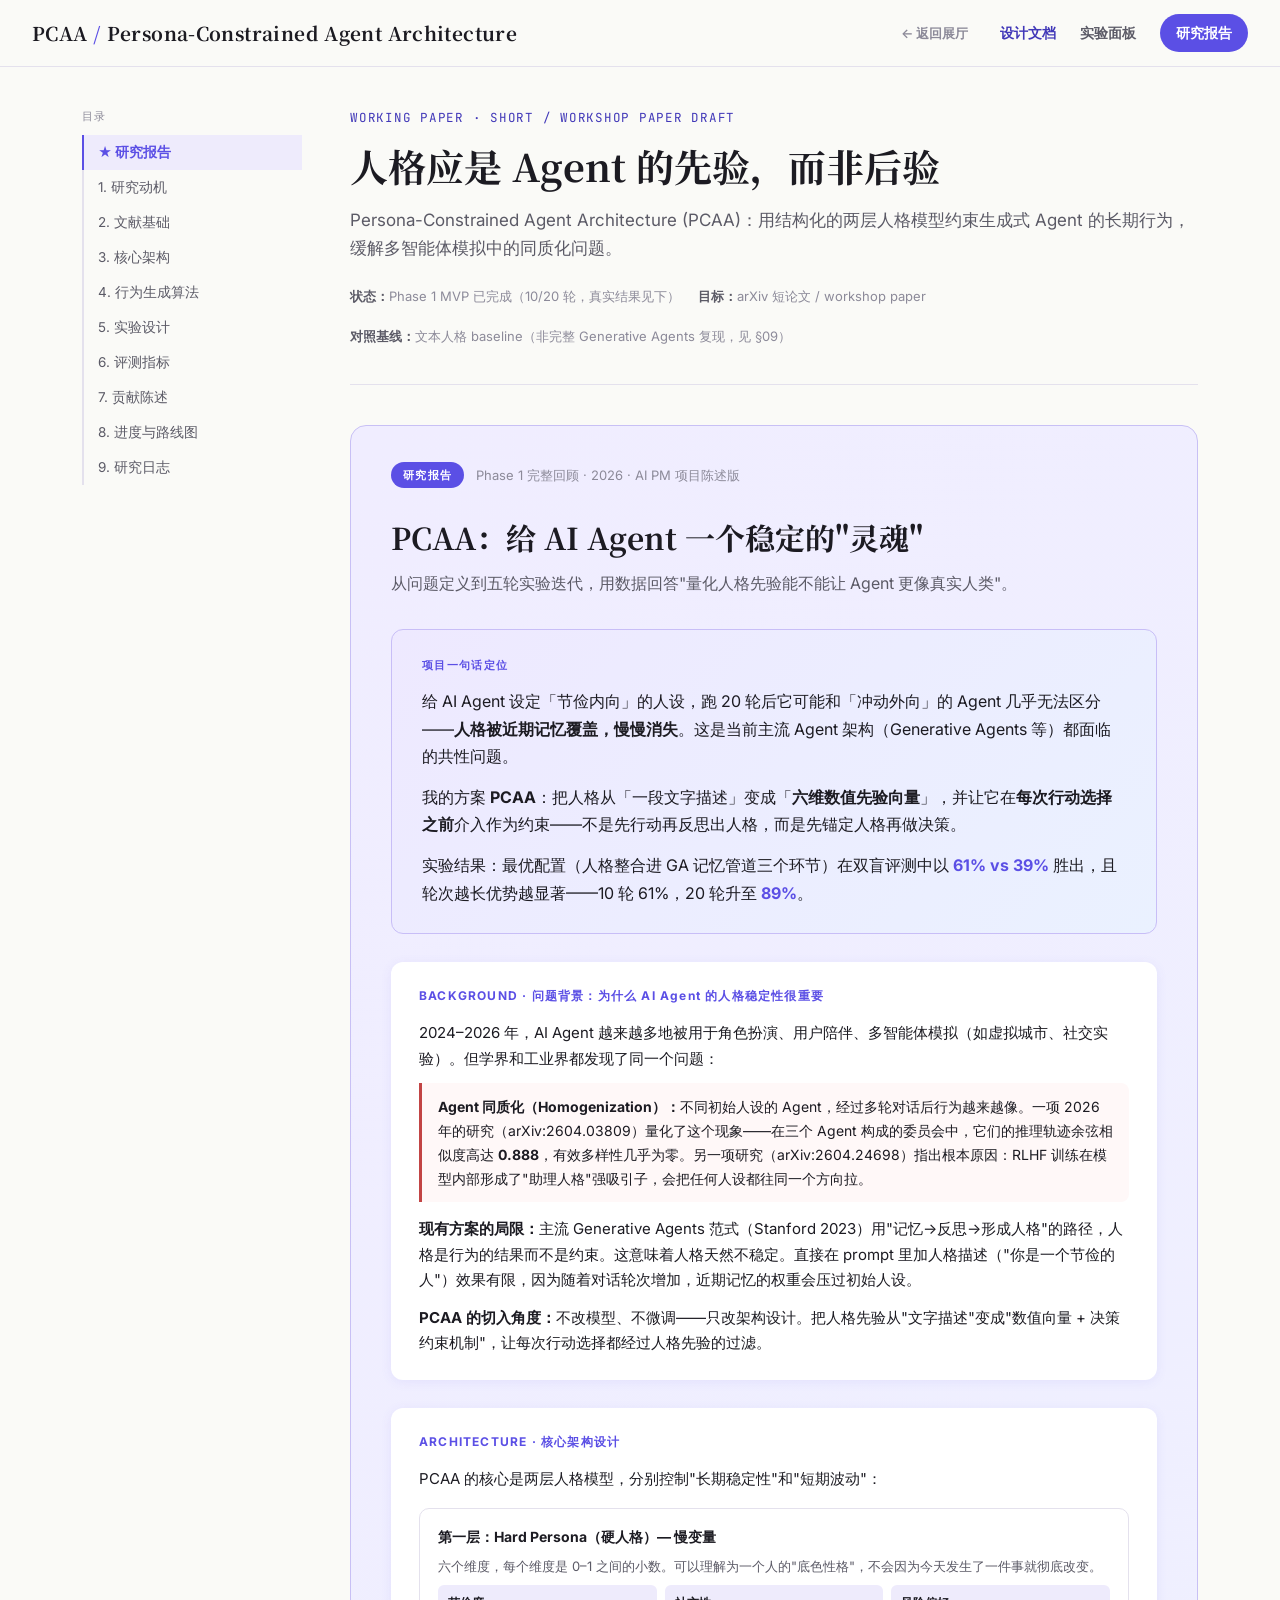
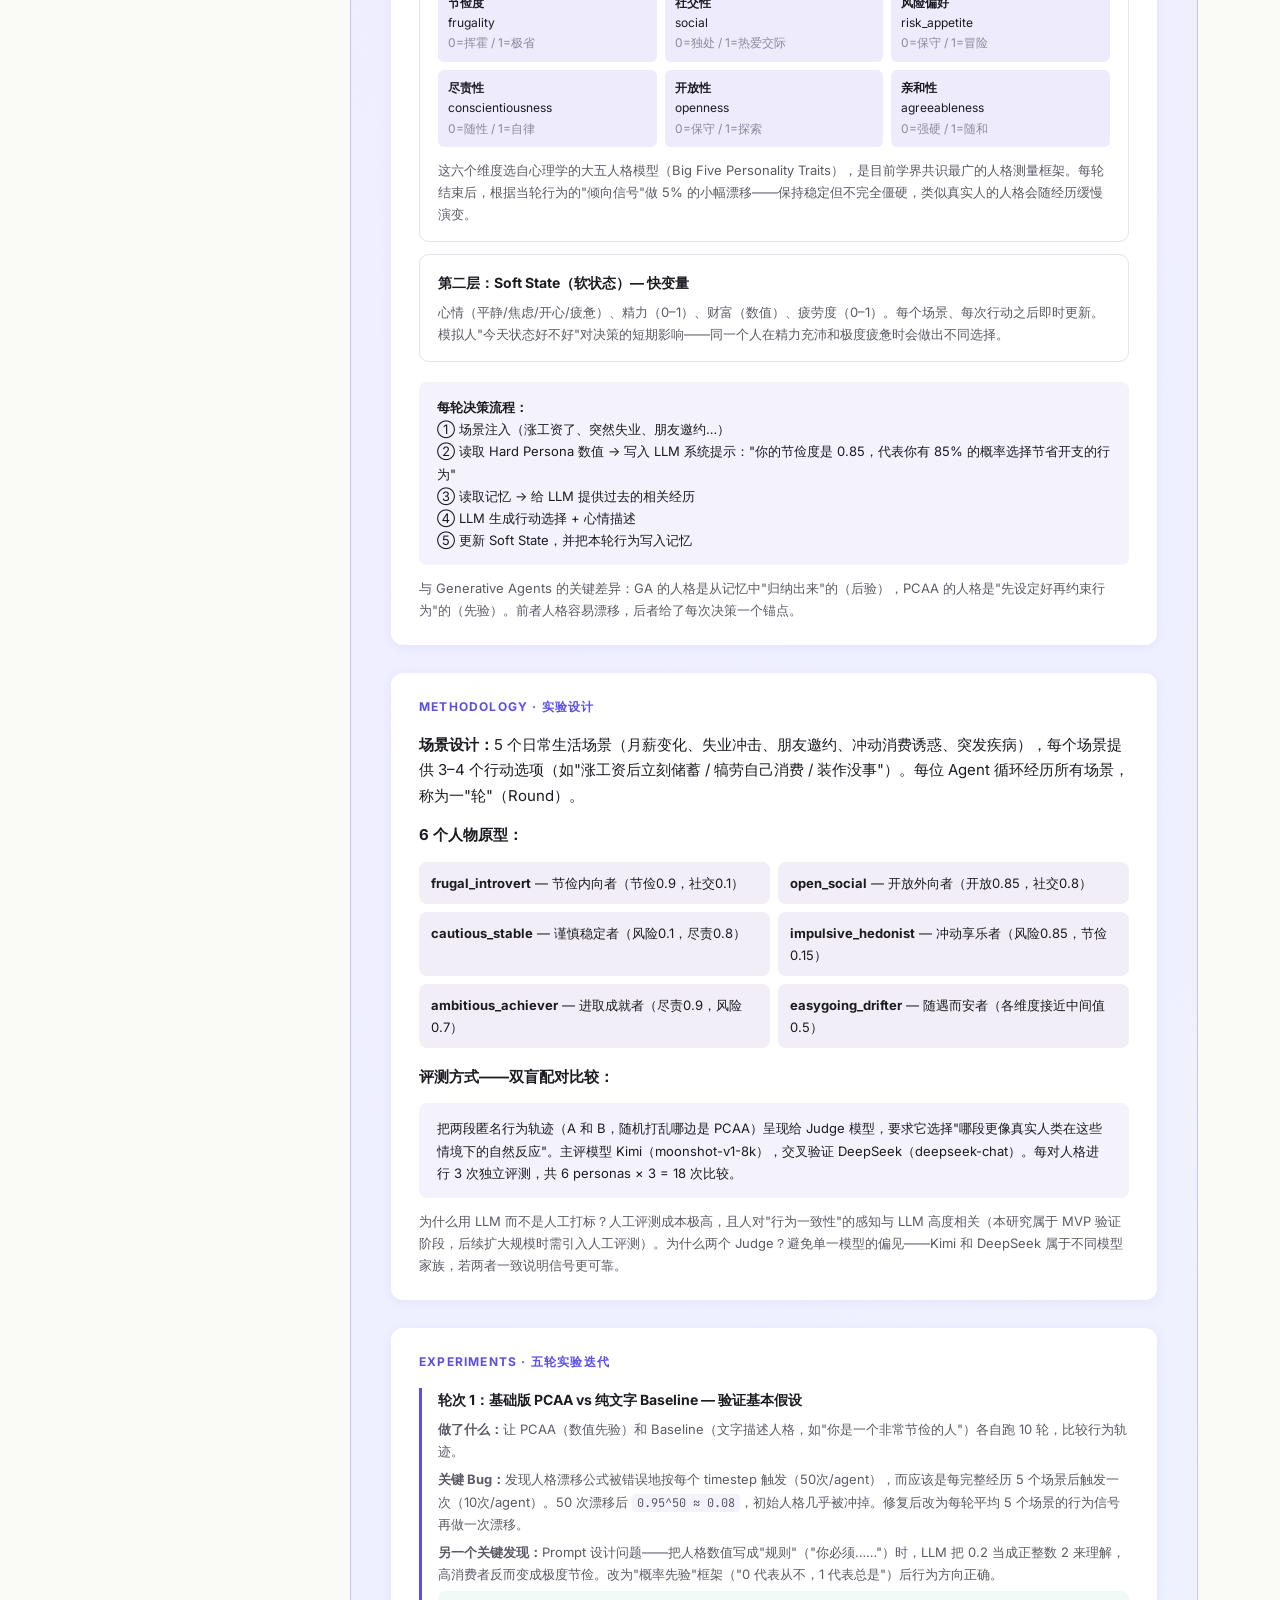
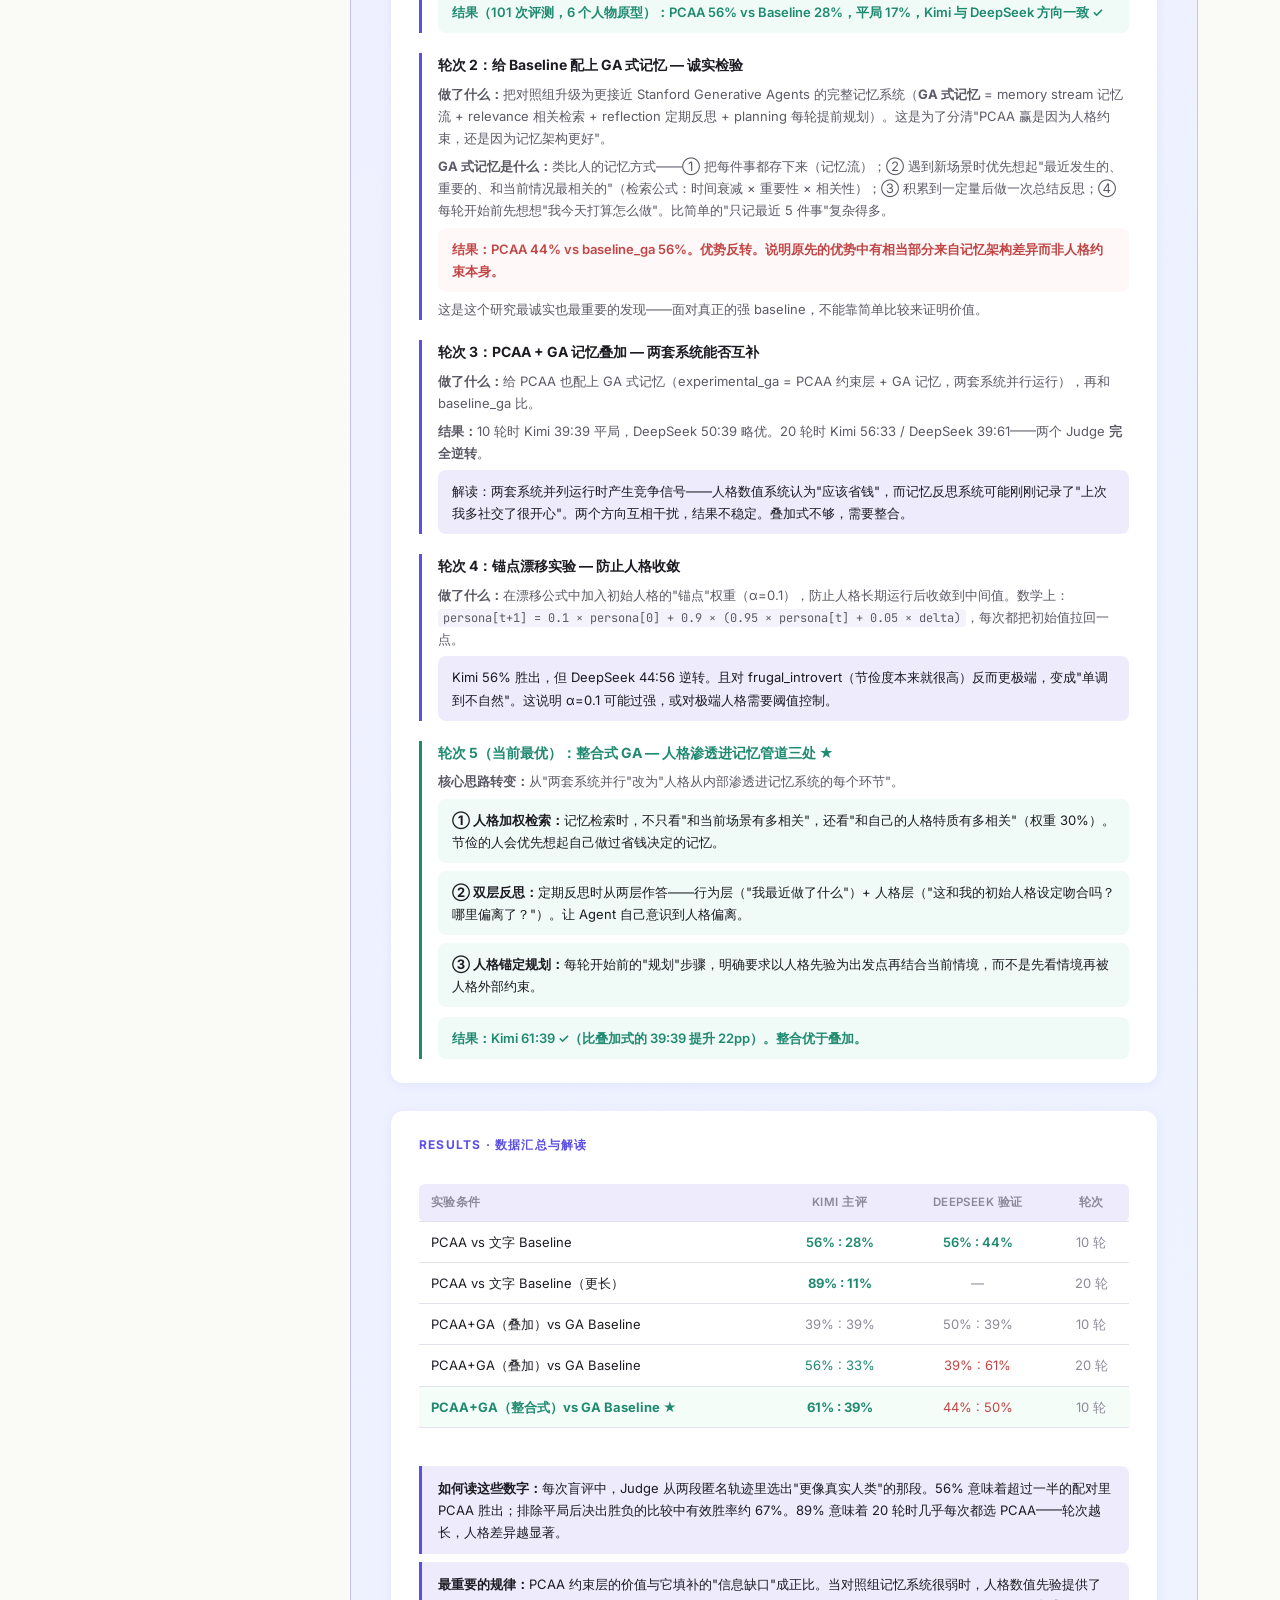
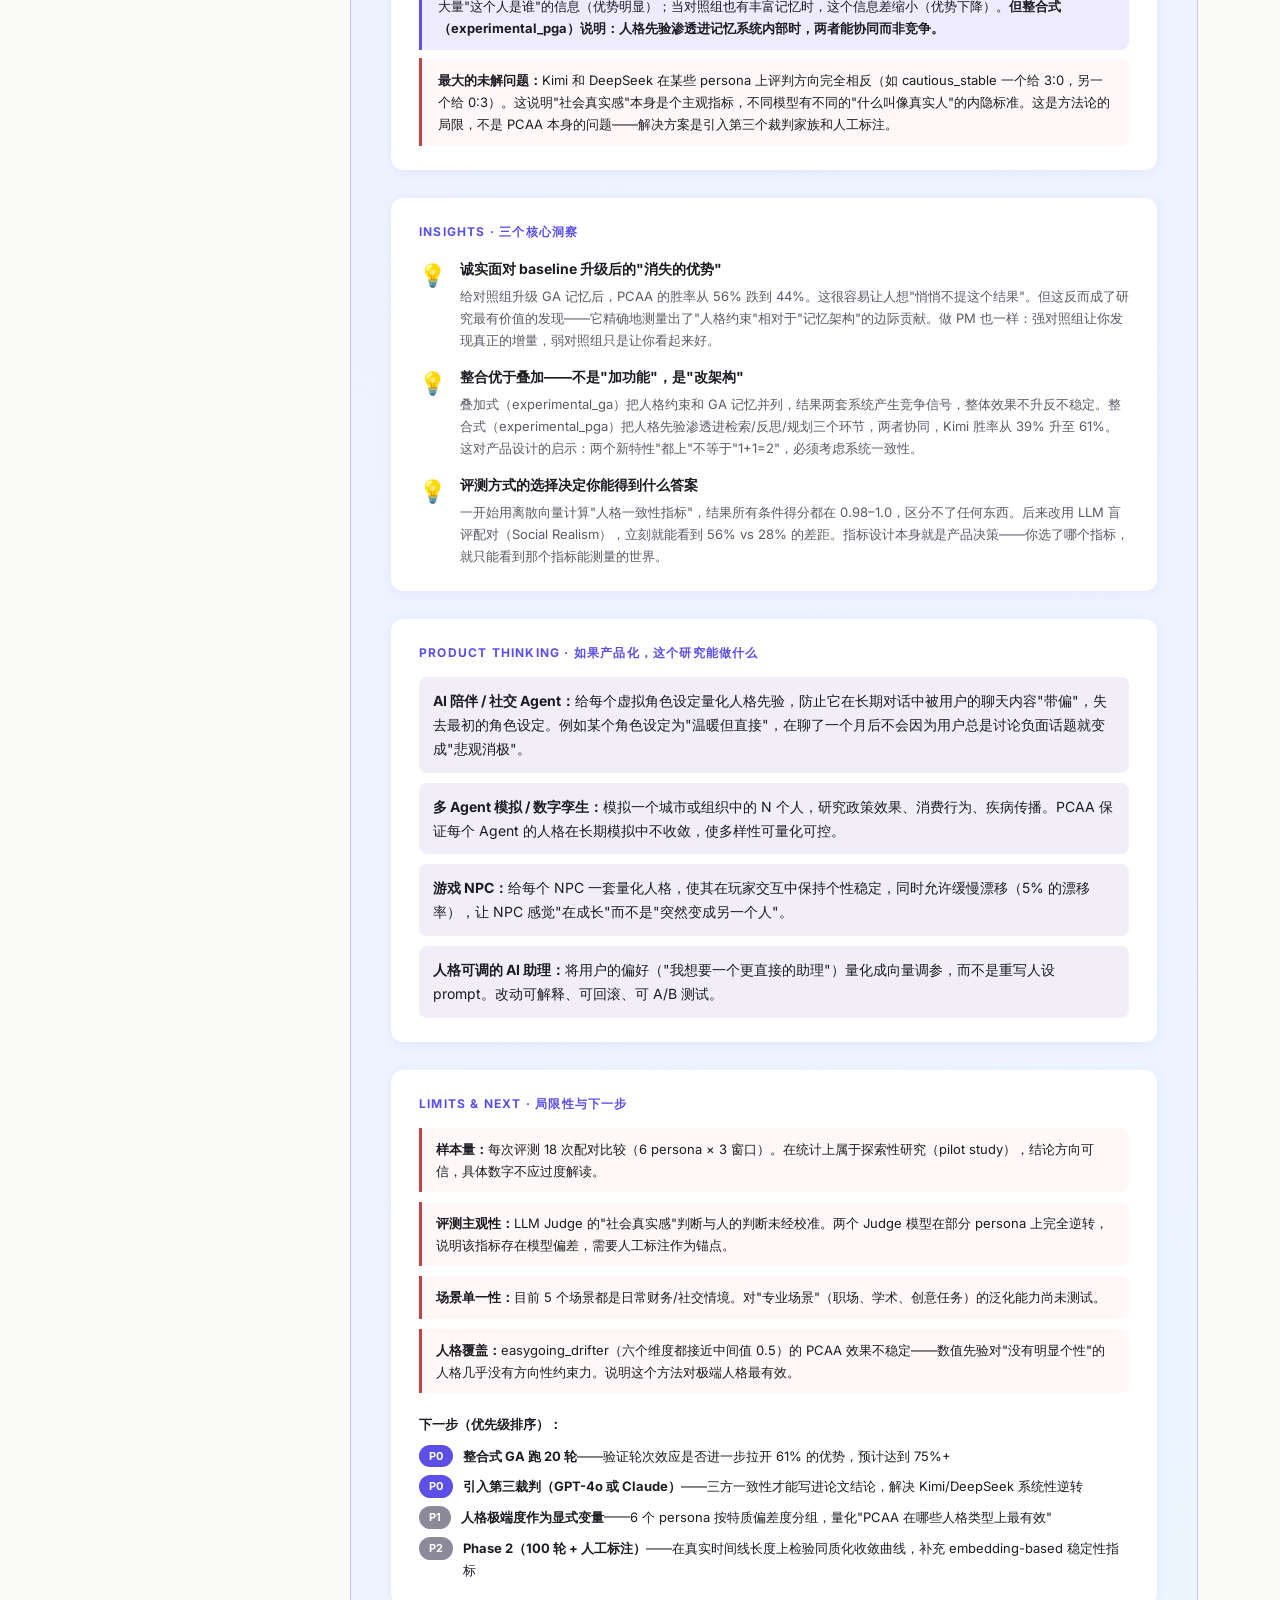
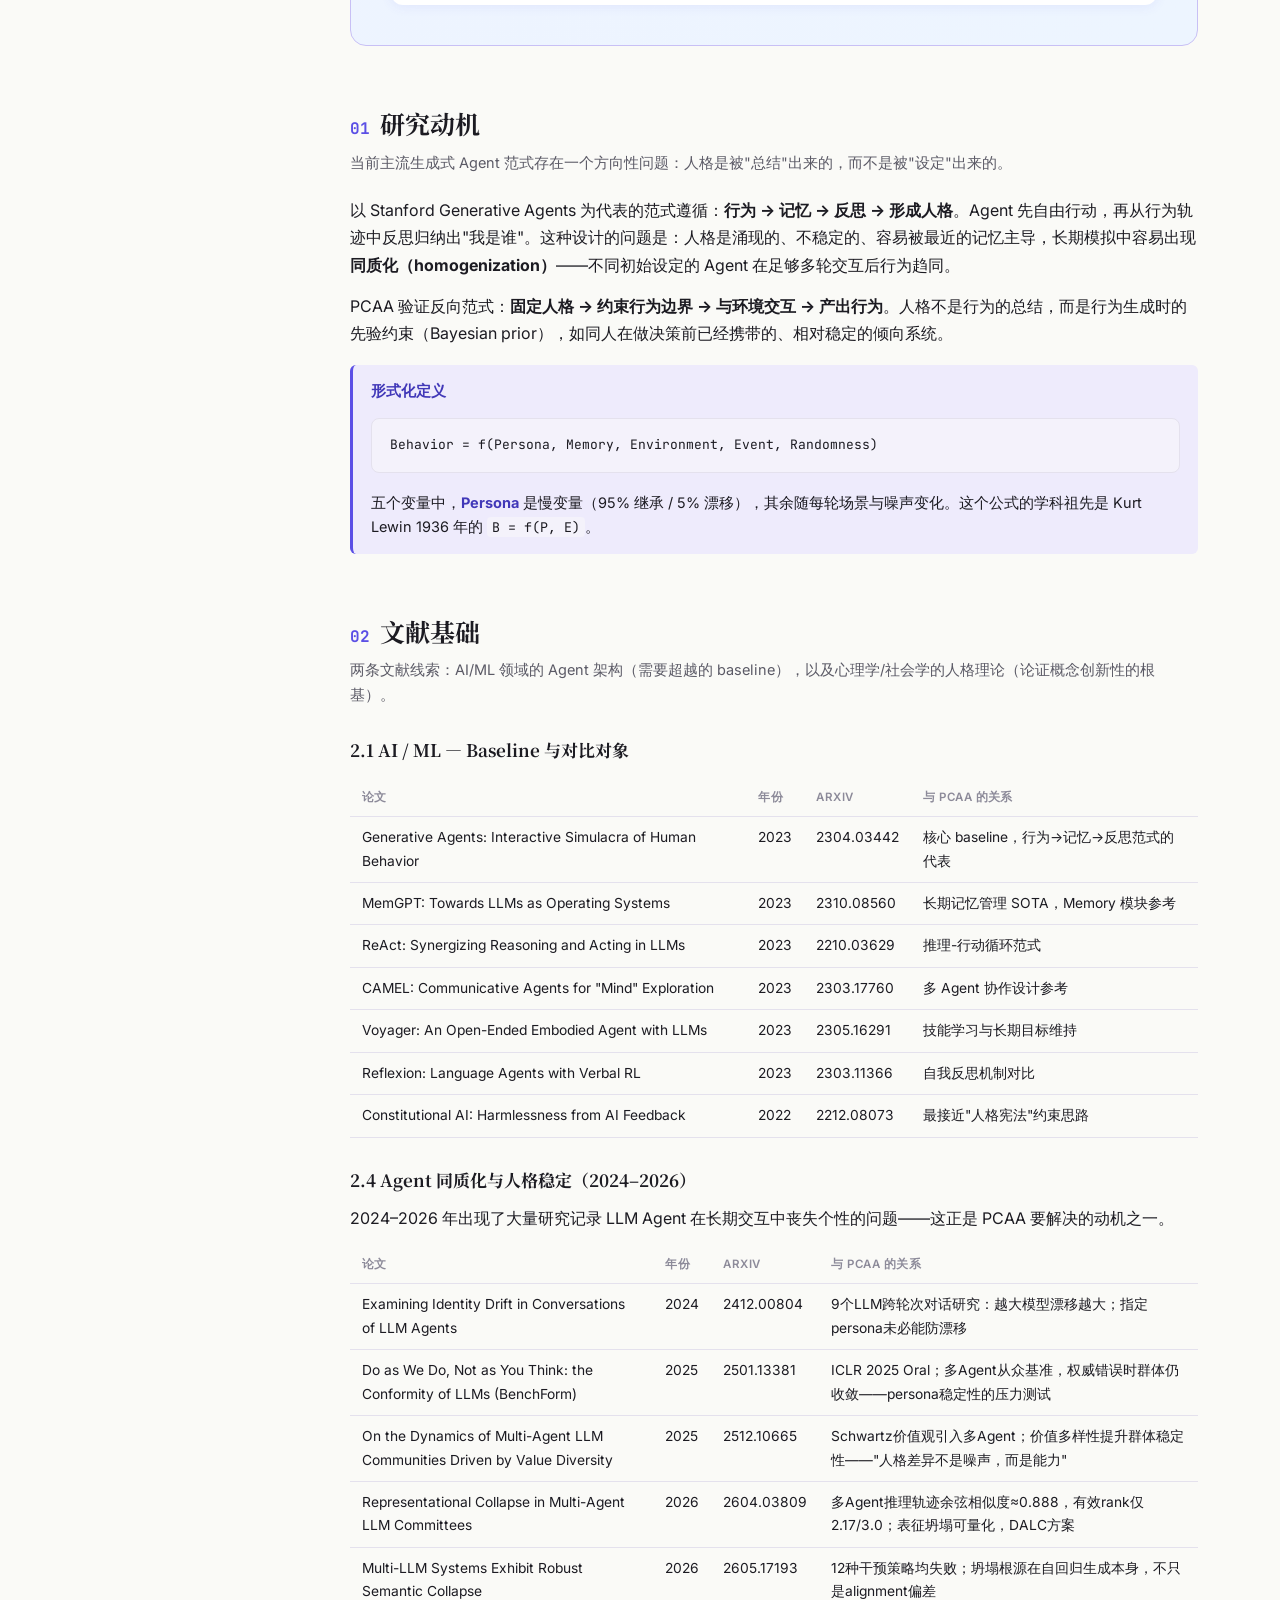
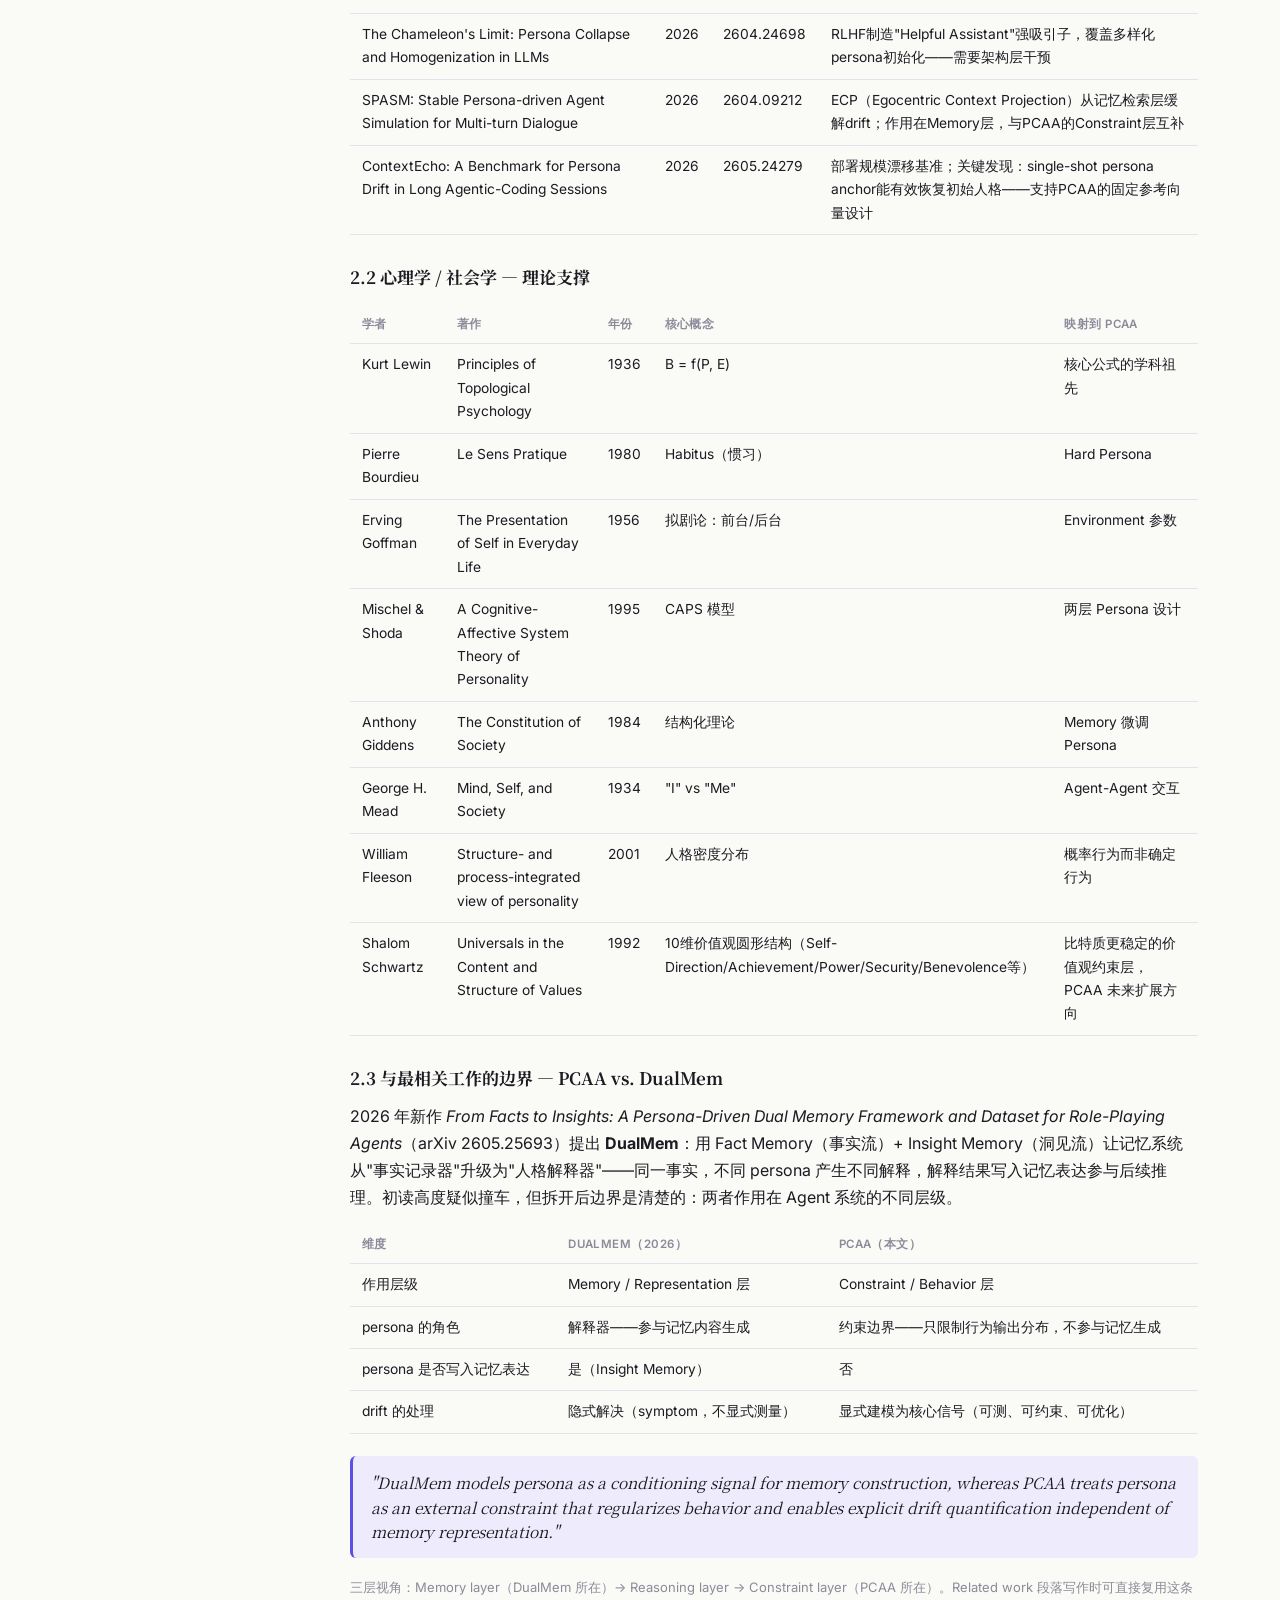
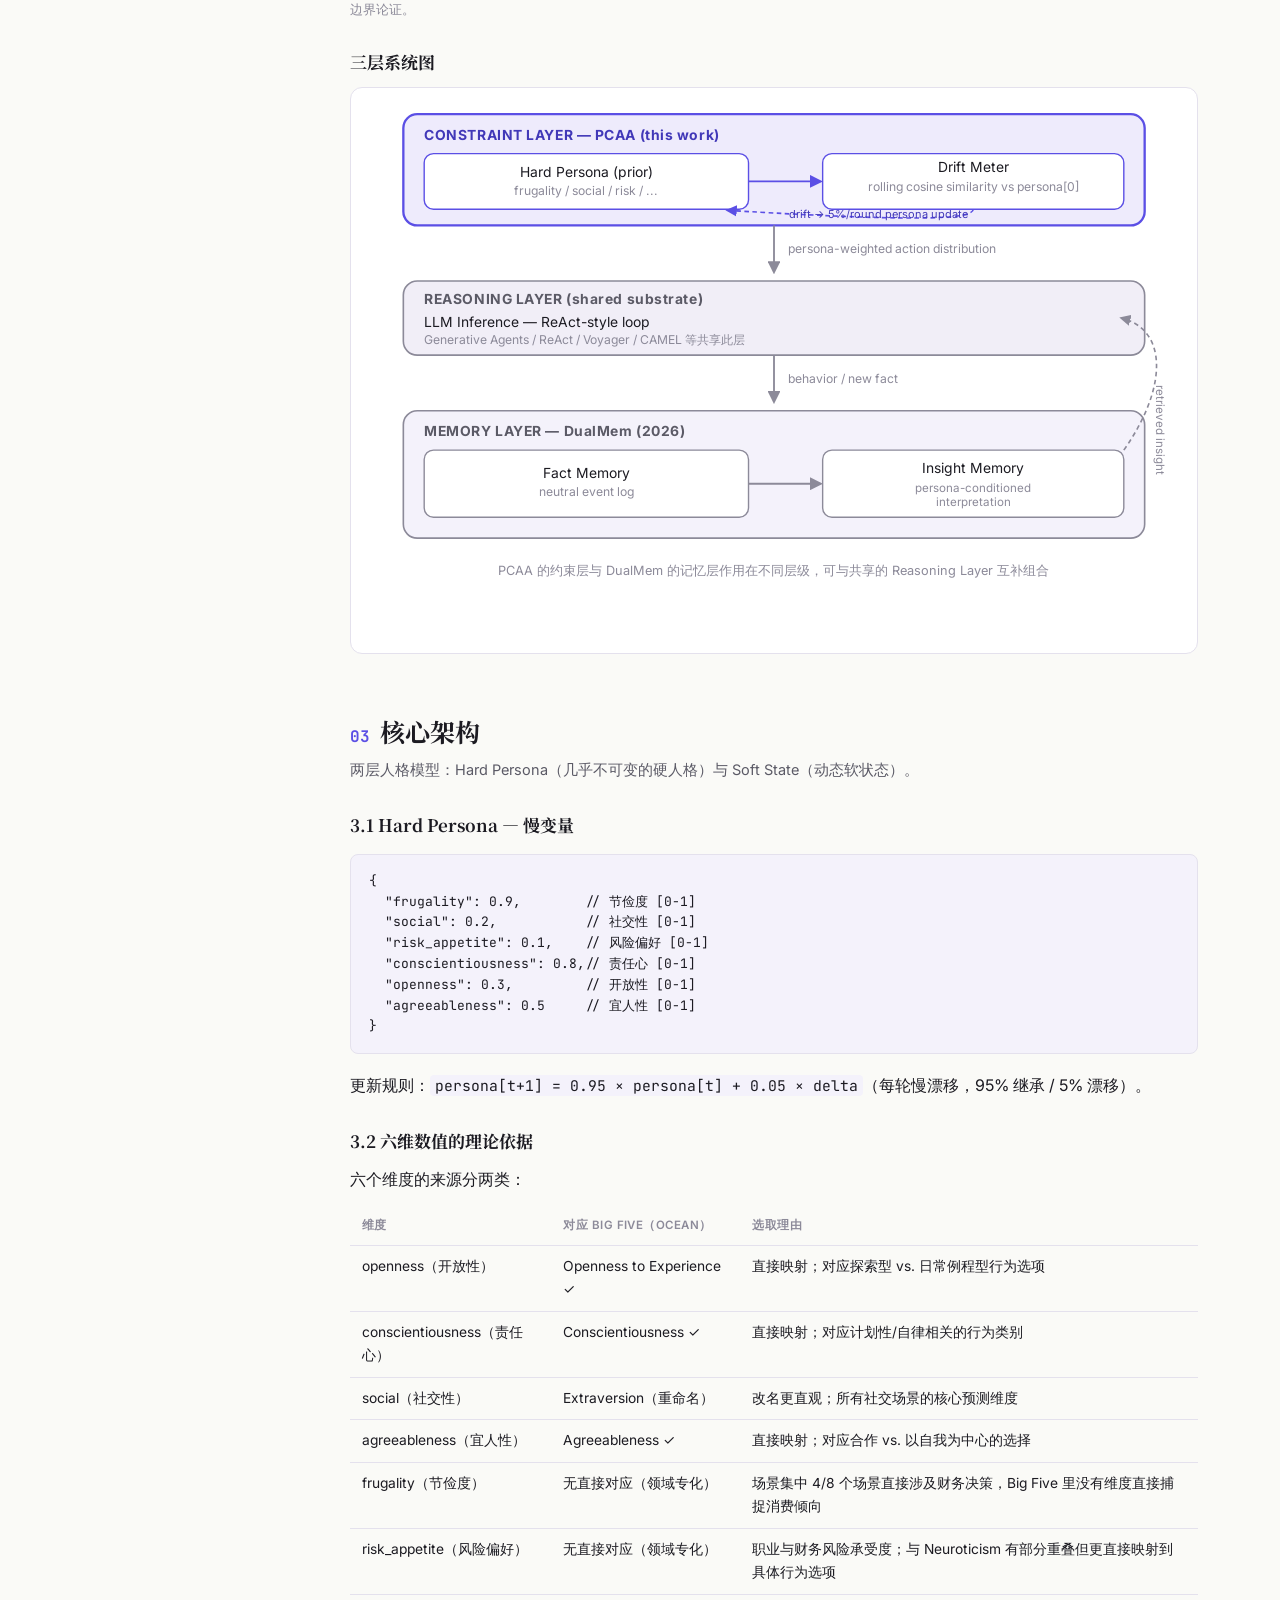
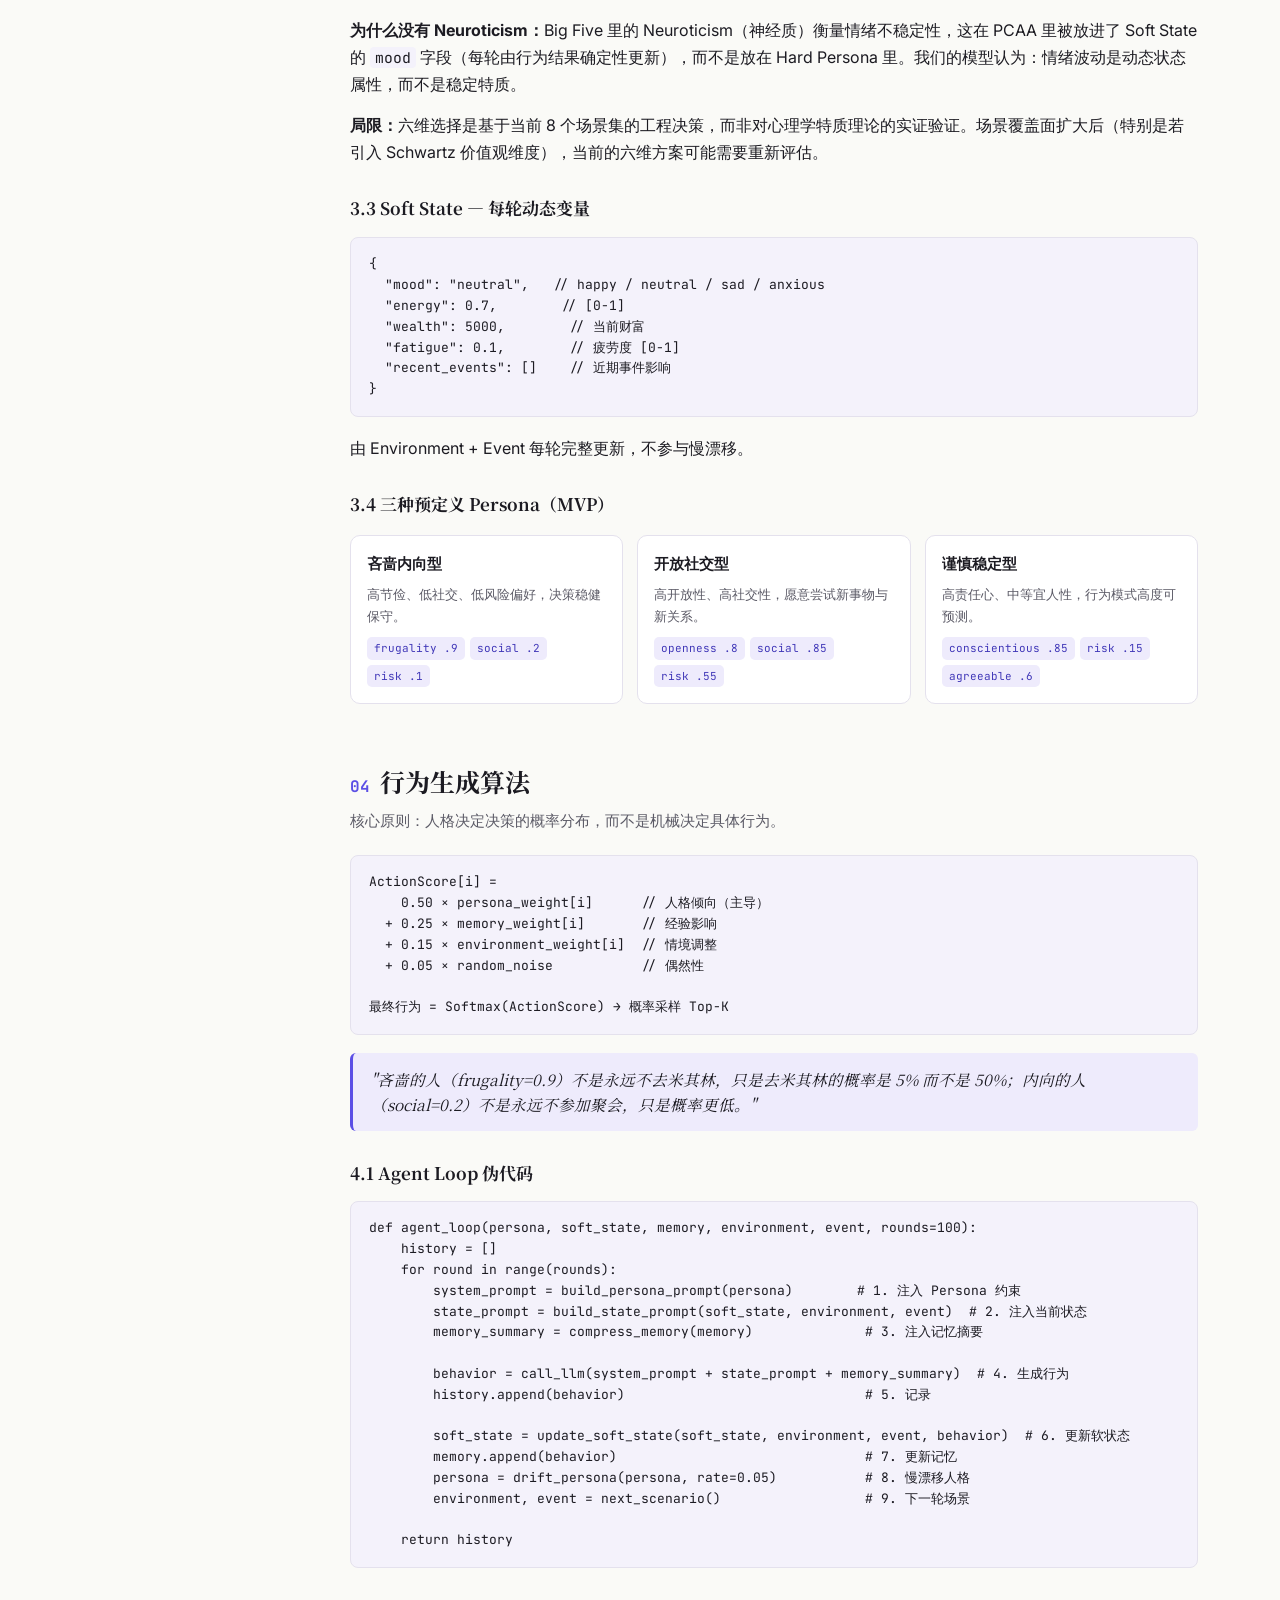
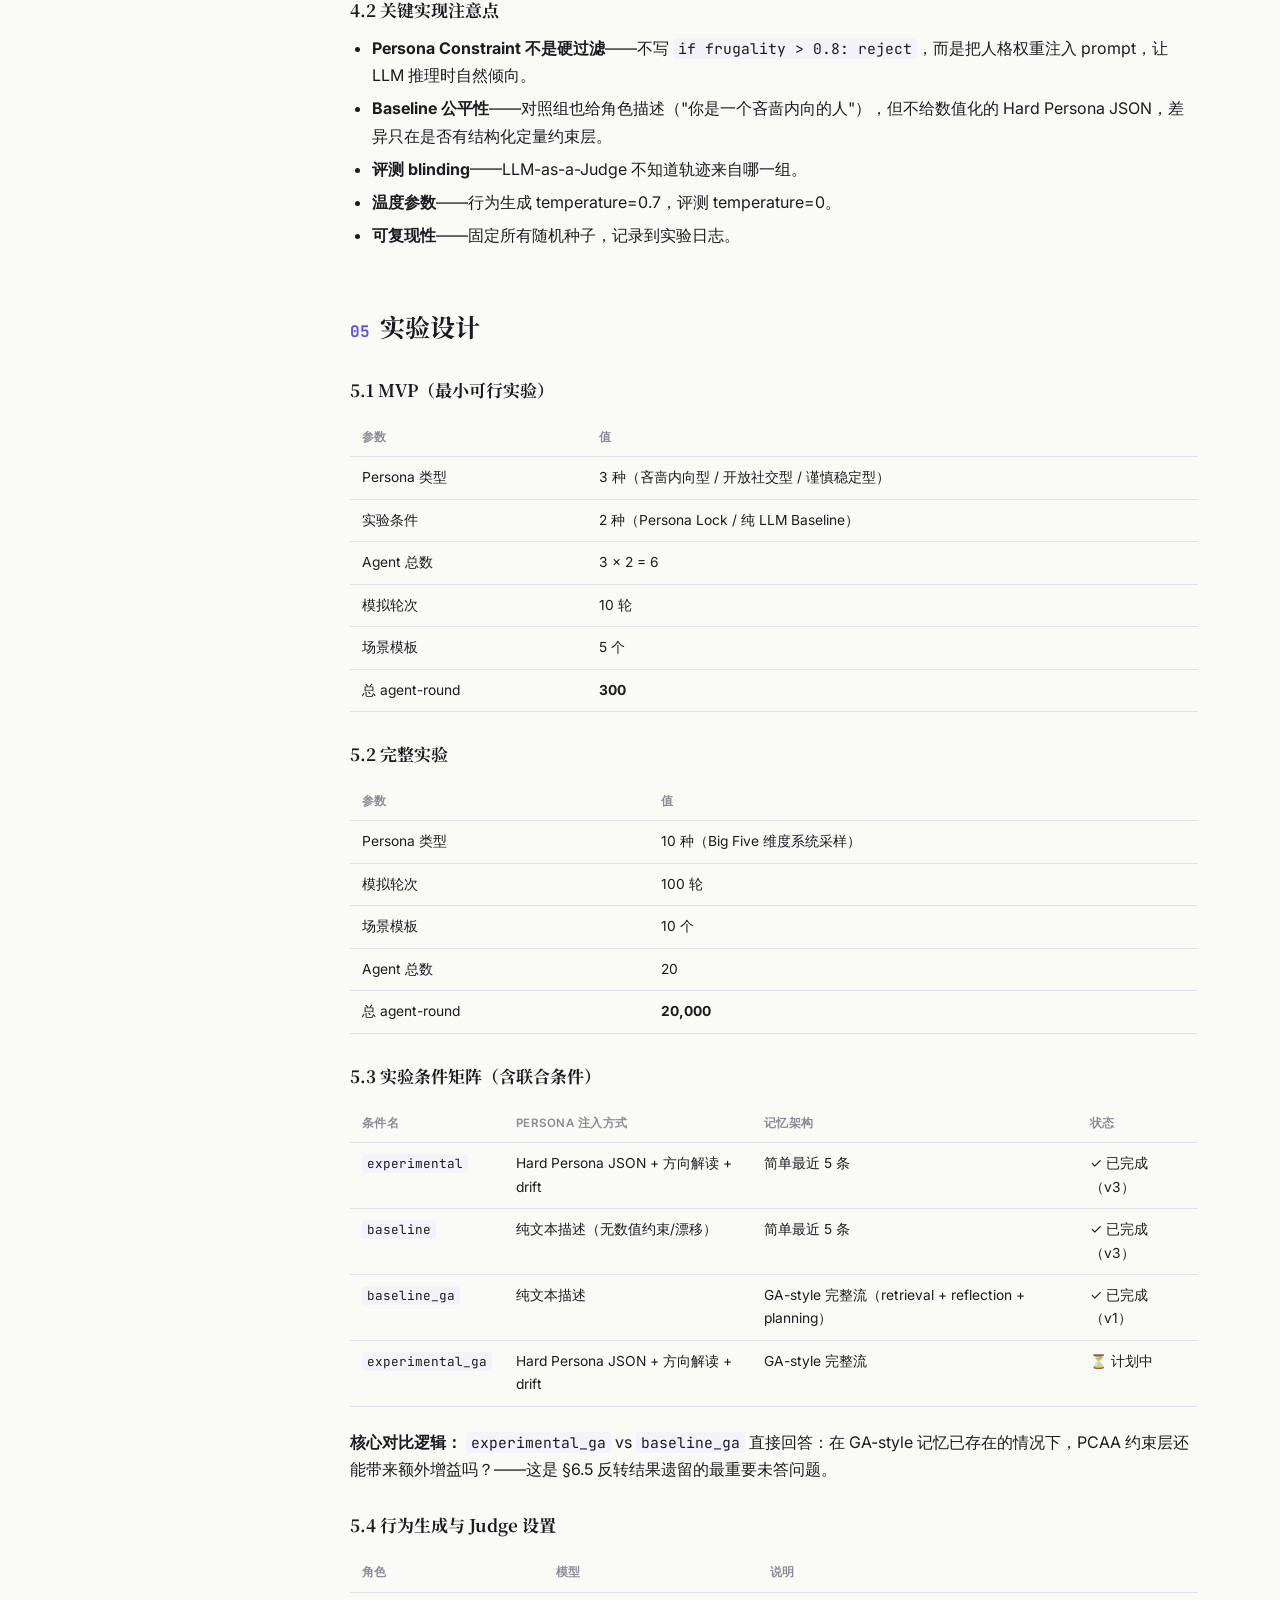
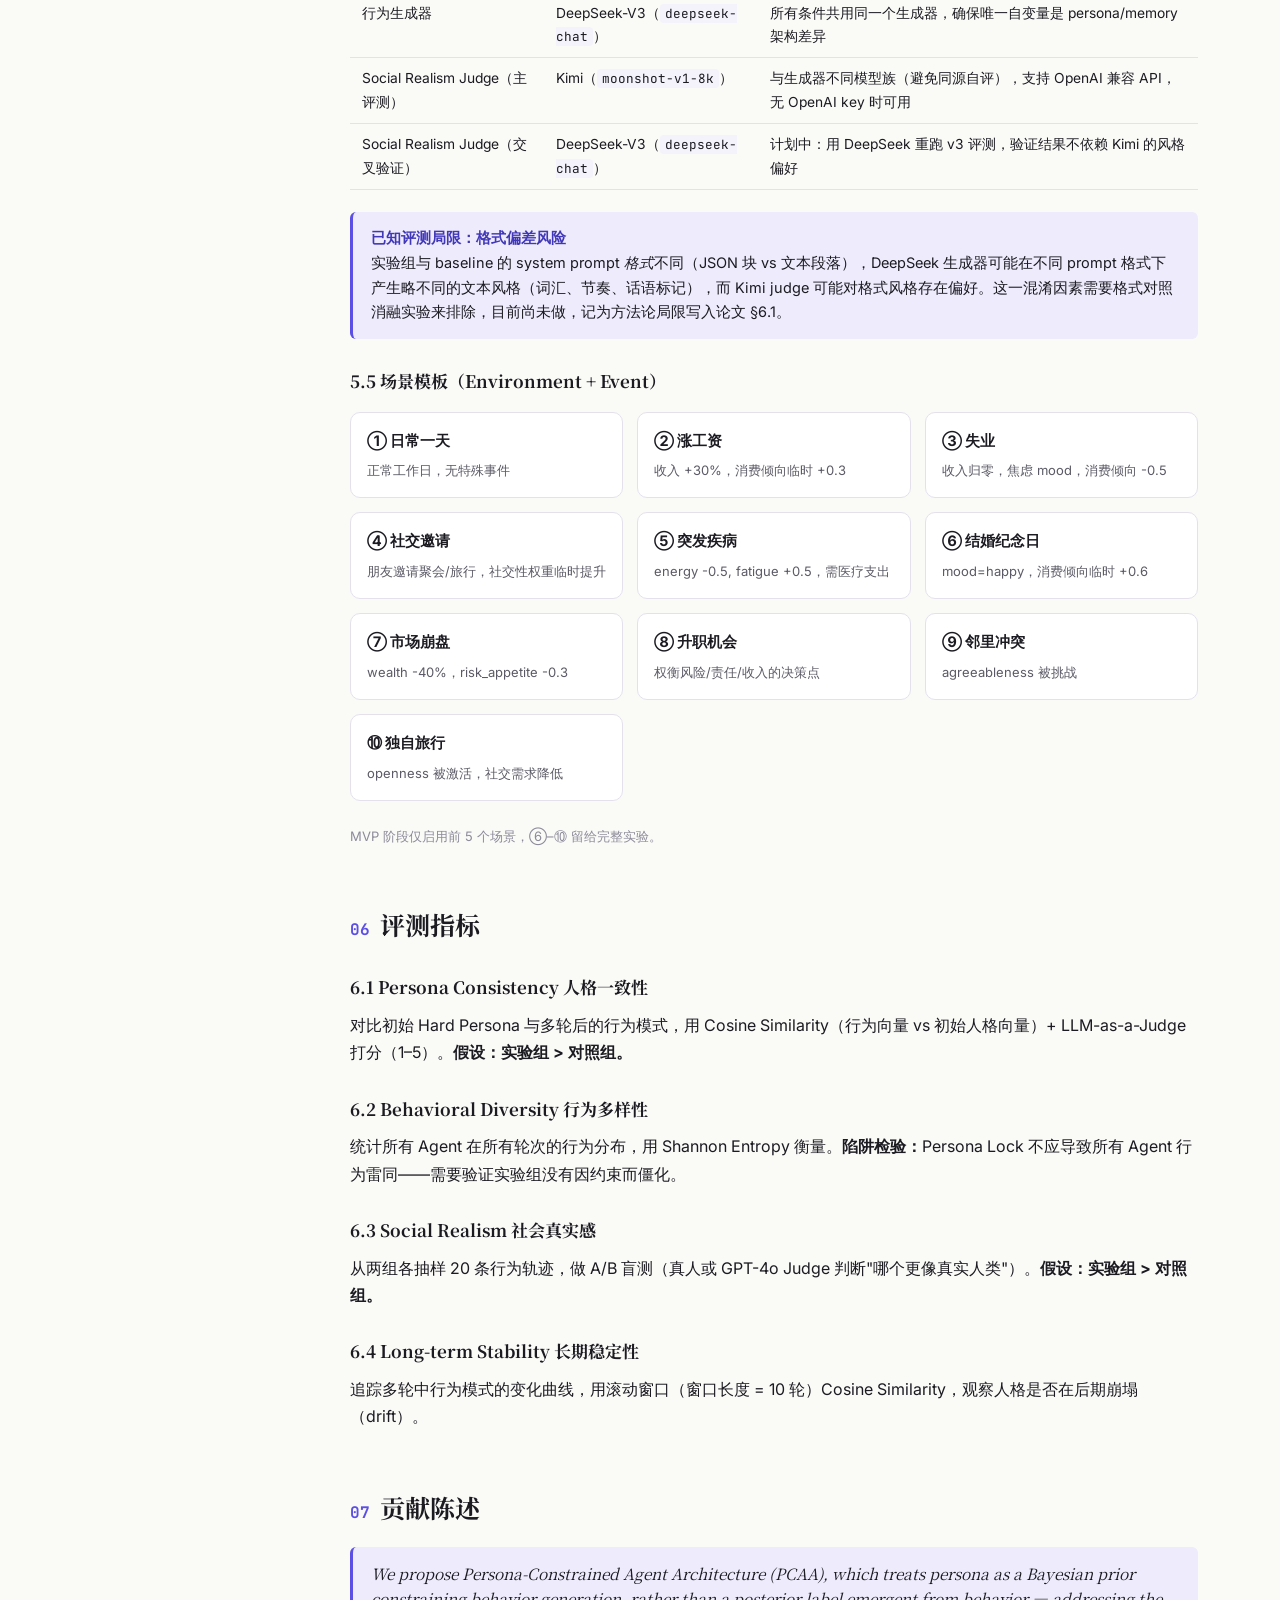
<file: docs/index.html>
<!DOCTYPE html>
<html lang="zh-CN">
<head>
<meta charset="UTF-8">
<meta name="viewport" content="width=device-width, initial-scale=1.0">
<title>PCAA — Persona-Constrained Agent Architecture</title>
<link rel="preconnect" href="https://fonts.googleapis.com">
<link href="https://fonts.googleapis.com/css2?family=Noto+Serif+SC:wght@500;700&family=Inter:wght@400;500;600;700&family=JetBrains+Mono:wght@400;500&display=swap" rel="stylesheet">
<link rel="stylesheet" href="css/style.css">
</head>
<body>

<div class="topbar">
  <div class="brand">PCAA <span>/</span> Persona-Constrained Agent Architecture</div>
  <nav>
    <a href="https://carolineluu0916.github.io/carolineluu.github.io/" style="font-size:13px;color:var(--ink-faint);display:flex;align-items:center;gap:5px;margin-right:8px;">← 返回展厅</a>
    <a href="index.html" class="active">设计文档</a>
    <a href="dashboard.html">实验面板</a>
    <a href="#research-report" class="cta">研究报告</a>
  </nav>
</div>

<div class="page">
  <aside class="toc">
    <div class="toc-title">目录</div>
    <ol>
      <li><a href="#research-report" style="color:var(--accent);font-weight:600;">★ 研究报告</a></li>
      <li><a href="#motivation">1. 研究动机</a></li>
      <li><a href="#related-work">2. 文献基础</a></li>
      <li><a href="#architecture">3. 核心架构</a></li>
      <li><a href="#algorithm">4. 行为生成算法</a></li>
      <li><a href="#experiment-design">5. 实验设计</a></li>
      <li><a href="#metrics">6. 评测指标</a></li>
      <li><a href="#contributions">7. 贡献陈述</a></li>
      <li><a href="#roadmap">8. 进度与路线图</a></li>
      <li><a href="#research-log">9. 研究日志</a></li>
    </ol>
  </aside>

  <main>
    <div class="hero">
      <div class="kicker">Working Paper · Short / Workshop Paper Draft</div>
      <h1>人格应是 Agent 的先验，而非后验</h1>
      <div class="subtitle">Persona-Constrained Agent Architecture (PCAA)：用结构化的两层人格模型约束生成式 Agent 的长期行为，缓解多智能体模拟中的同质化问题。</div>
      <div class="meta">
        <span><b>状态：</b>Phase 1 MVP 已完成（10/20 轮，真实结果见下）</span>
        <span><b>目标：</b>arXiv 短论文 / workshop paper</span>
        <span><b>对照基线：</b>文本人格 baseline（非完整 Generative Agents 复现，见 §09）</span>
      </div>
    </div>

    <section class="block" id="research-report" style="background:linear-gradient(135deg,#f0edff 0%,#edf5ff 100%);border:1.5px solid #c8c0f5;border-radius:16px;padding:36px 40px 40px;">
      <div style="display:flex;align-items:center;gap:12px;margin-bottom:24px;">
        <span style="background:var(--accent);color:#fff;font-size:11px;font-weight:700;letter-spacing:.12em;padding:4px 12px;border-radius:99px;">研究报告</span>
        <span style="font-size:13px;color:var(--ink-faint);">Phase 1 完整回顾 · 2026 · AI PM 项目陈述版</span>
      </div>
      <h2 style="font-family:var(--serif);font-size:clamp(22px,2.4vw,30px);margin:0 0 8px;color:var(--ink);">PCAA：给 AI Agent 一个稳定的"灵魂"</h2>
      <p style="font-size:16px;color:var(--ink-soft);margin:0 0 32px;line-height:1.6;">从问题定义到五轮实验迭代，用数据回答"量化人格先验能不能让 Agent 更像真实人类"。</p>

      <div style="display:grid;gap:28px;">

        <!-- 0. 30-second pitch -->
        <div style="background:linear-gradient(135deg,#eee9ff 0%,#eaf1ff 100%);border:1.5px solid #c8bef7;border-radius:12px;padding:26px 30px;">
          <div style="font-size:11px;font-weight:700;letter-spacing:.12em;color:var(--accent);margin-bottom:14px;">项目一句话定位</div>
          <p style="margin:0 0 14px;font-size:16px;line-height:1.7;color:var(--ink);">给 AI Agent 设定「节俭内向」的人设，跑 20 轮后它可能和「冲动外向」的 Agent 几乎无法区分——<b>人格被近期记忆覆盖，慢慢消失</b>。这是当前主流 Agent 架构（Generative Agents 等）都面临的共性问题。</p>
          <p style="margin:0 0 14px;font-size:16px;line-height:1.7;color:var(--ink);">我的方案 <b>PCAA</b>：把人格从「一段文字描述」变成「<b>六维数值先验向量</b>」，并让它在<b>每次行动选择之前</b>介入作为约束——不是先行动再反思出人格，而是先锚定人格再做决策。</p>
          <p style="margin:0;font-size:16px;line-height:1.7;color:var(--ink);">实验结果：最优配置（人格整合进 GA 记忆管道三个环节）在双盲评测中以 <b style="color:var(--accent);">61% vs 39%</b> 胜出，且轮次越长优势越显著——10 轮 61%，20 轮升至 <b style="color:var(--accent);">89%</b>。</p>
        </div>

        <!-- 1. 问题背景 -->
        <div style="background:#fff;border-radius:12px;padding:24px 28px;box-shadow:0 2px 12px rgba(91,79,229,.08);">
          <div style="font-size:12px;font-weight:700;letter-spacing:.1em;color:var(--accent);margin-bottom:14px;">BACKGROUND · 问题背景：为什么 AI Agent 的人格稳定性很重要</div>
          <p style="margin:0 0 12px;font-size:15px;">2024–2026 年，AI Agent 越来越多地被用于角色扮演、用户陪伴、多智能体模拟（如虚拟城市、社交实验）。但学界和工业界都发现了同一个问题：</p>
          <div style="background:#fff8f8;border-left:3px solid var(--bad);border-radius:0 8px 8px 0;padding:12px 16px;margin-bottom:14px;font-size:14px;">
            <b>Agent 同质化（Homogenization）：</b>不同初始人设的 Agent，经过多轮对话后行为越来越像。一项 2026 年的研究（arXiv:2604.03809）量化了这个现象——在三个 Agent 构成的委员会中，它们的推理轨迹余弦相似度高达 <b>0.888</b>，有效多样性几乎为零。另一项研究（arXiv:2604.24698）指出根本原因：RLHF 训练在模型内部形成了"助理人格"强吸引子，会把任何人设都往同一个方向拉。
          </div>
          <p style="margin:0 0 12px;font-size:15px;"><b>现有方案的局限：</b>主流 Generative Agents 范式（Stanford 2023）用"记忆→反思→形成人格"的路径，人格是行为的结果而不是约束。这意味着人格天然不稳定。直接在 prompt 里加人格描述（"你是一个节俭的人"）效果有限，因为随着对话轮次增加，近期记忆的权重会压过初始人设。</p>
          <p style="margin:0;font-size:15px;"><b>PCAA 的切入角度：</b>不改模型、不微调——只改架构设计。把人格先验从"文字描述"变成"数值向量 + 决策约束机制"，让每次行动选择都经过人格先验的过滤。</p>
        </div>

        <!-- 2. 方案架构 -->
        <div style="background:#fff;border-radius:12px;padding:24px 28px;box-shadow:0 2px 12px rgba(91,79,229,.08);">
          <div style="font-size:12px;font-weight:700;letter-spacing:.1em;color:var(--accent);margin-bottom:14px;">ARCHITECTURE · 核心架构设计</div>

          <p style="margin:0 0 16px;font-size:15px;">PCAA 的核心是两层人格模型，分别控制"长期稳定性"和"短期波动"：</p>

          <div style="display:grid;gap:12px;margin-bottom:20px;">
            <div style="border:1px solid var(--line);border-radius:10px;padding:16px 18px;">
              <div style="font-weight:700;font-size:14px;margin-bottom:6px;">第一层：Hard Persona（硬人格）— 慢变量</div>
              <p style="margin:0 0 8px;font-size:13px;color:var(--ink-soft);">六个维度，每个维度是 0–1 之间的小数。可以理解为一个人的"底色性格"，不会因为今天发生了一件事就彻底改变。</p>
              <div style="display:grid;grid-template-columns:repeat(3,1fr);gap:8px;font-size:12px;">
                <div style="background:var(--accent-soft);border-radius:6px;padding:8px 10px;"><b>节俭度</b><br>frugality<br><span style="color:var(--ink-faint);">0=挥霍 / 1=极省</span></div>
                <div style="background:var(--accent-soft);border-radius:6px;padding:8px 10px;"><b>社交性</b><br>social<br><span style="color:var(--ink-faint);">0=独处 / 1=热爱交际</span></div>
                <div style="background:var(--accent-soft);border-radius:6px;padding:8px 10px;"><b>风险偏好</b><br>risk_appetite<br><span style="color:var(--ink-faint);">0=保守 / 1=冒险</span></div>
                <div style="background:var(--accent-soft);border-radius:6px;padding:8px 10px;"><b>尽责性</b><br>conscientiousness<br><span style="color:var(--ink-faint);">0=随性 / 1=自律</span></div>
                <div style="background:var(--accent-soft);border-radius:6px;padding:8px 10px;"><b>开放性</b><br>openness<br><span style="color:var(--ink-faint);">0=保守 / 1=探索</span></div>
                <div style="background:var(--accent-soft);border-radius:6px;padding:8px 10px;"><b>亲和性</b><br>agreeableness<br><span style="color:var(--ink-faint);">0=强硬 / 1=随和</span></div>
              </div>
              <p style="margin:12px 0 0;font-size:13px;color:var(--ink-soft);">这六个维度选自心理学的大五人格模型（Big Five Personality Traits），是目前学界共识最广的人格测量框架。每轮结束后，根据当轮行为的"倾向信号"做 5% 的小幅漂移——保持稳定但不完全僵硬，类似真实人的人格会随经历缓慢演变。</p>
            </div>

            <div style="border:1px solid var(--line);border-radius:10px;padding:16px 18px;">
              <div style="font-weight:700;font-size:14px;margin-bottom:6px;">第二层：Soft State（软状态）— 快变量</div>
              <p style="margin:0;font-size:13px;color:var(--ink-soft);">心情（平静/焦虑/开心/疲惫）、精力（0–1）、财富（数值）、疲劳度（0–1）。每个场景、每次行动之后即时更新。模拟人"今天状态好不好"对决策的短期影响——同一个人在精力充沛和极度疲惫时会做出不同选择。</p>
            </div>
          </div>

          <div style="background:var(--code-bg);border-radius:8px;padding:14px 18px;font-size:13px;margin-bottom:12px;">
            <b>每轮决策流程：</b><br>
            ① 场景注入（涨工资了、突然失业、朋友邀约…）<br>
            ② 读取 Hard Persona 数值 → 写入 LLM 系统提示："你的节俭度是 0.85，代表你有 85% 的概率选择节省开支的行为"<br>
            ③ 读取记忆 → 给 LLM 提供过去的相关经历<br>
            ④ LLM 生成行动选择 + 心情描述<br>
            ⑤ 更新 Soft State，并把本轮行为写入记忆
          </div>

          <p style="margin:0;font-size:13px;color:var(--ink-soft);">与 Generative Agents 的关键差异：GA 的人格是从记忆中"归纳出来"的（后验），PCAA 的人格是"先设定好再约束行为"的（先验）。前者人格容易漂移，后者给了每次决策一个锚点。</p>
        </div>

        <!-- 3. 实验设计 -->
        <div style="background:#fff;border-radius:12px;padding:24px 28px;box-shadow:0 2px 12px rgba(91,79,229,.08);">
          <div style="font-size:12px;font-weight:700;letter-spacing:.1em;color:var(--accent);margin-bottom:14px;">METHODOLOGY · 实验设计</div>

          <p style="margin:0 0 14px;font-size:15px;"><b>场景设计：</b>5 个日常生活场景（月薪变化、失业冲击、朋友邀约、冲动消费诱惑、突发疾病），每个场景提供 3–4 个行动选项（如"涨工资后立刻储蓄 / 犒劳自己消费 / 装作没事"）。每位 Agent 循环经历所有场景，称为一"轮"（Round）。</p>

          <p style="margin:0 0 14px;font-size:15px;"><b>6 个人物原型：</b></p>
          <div style="display:grid;grid-template-columns:1fr 1fr;gap:8px;margin-bottom:16px;font-size:13px;">
            <div style="background:var(--bg-alt);border-radius:8px;padding:10px 12px;"><b>frugal_introvert</b> — 节俭内向者（节俭0.9，社交0.1）</div>
            <div style="background:var(--bg-alt);border-radius:8px;padding:10px 12px;"><b>open_social</b> — 开放外向者（开放0.85，社交0.8）</div>
            <div style="background:var(--bg-alt);border-radius:8px;padding:10px 12px;"><b>cautious_stable</b> — 谨慎稳定者（风险0.1，尽责0.8）</div>
            <div style="background:var(--bg-alt);border-radius:8px;padding:10px 12px;"><b>impulsive_hedonist</b> — 冲动享乐者（风险0.85，节俭0.15）</div>
            <div style="background:var(--bg-alt);border-radius:8px;padding:10px 12px;"><b>ambitious_achiever</b> — 进取成就者（尽责0.9，风险0.7）</div>
            <div style="background:var(--bg-alt);border-radius:8px;padding:10px 12px;"><b>easygoing_drifter</b> — 随遇而安者（各维度接近中间值0.5）</div>
          </div>

          <p style="margin:0 0 14px;font-size:15px;"><b>评测方式——双盲配对比较：</b></p>
          <div style="background:var(--code-bg);border-radius:8px;padding:14px 18px;font-size:13px;margin-bottom:12px;">
            把两段匿名行为轨迹（A 和 B，随机打乱哪边是 PCAA）呈现给 Judge 模型，要求它选择"哪段更像真实人类在这些情境下的自然反应"。主评模型 Kimi（moonshot-v1-8k），交叉验证 DeepSeek（deepseek-chat）。每对人格进行 3 次独立评测，共 6 personas × 3 = 18 次比较。
          </div>
          <p style="margin:0;font-size:13px;color:var(--ink-soft);">为什么用 LLM 而不是人工打标？人工评测成本极高，且人对"行为一致性"的感知与 LLM 高度相关（本研究属于 MVP 验证阶段，后续扩大规模时需引入人工评测）。为什么两个 Judge？避免单一模型的偏见——Kimi 和 DeepSeek 属于不同模型家族，若两者一致说明信号更可靠。</p>
        </div>

        <!-- 4. 五轮实验 -->
        <div style="background:#fff;border-radius:12px;padding:24px 28px;box-shadow:0 2px 12px rgba(91,79,229,.08);">
          <div style="font-size:12px;font-weight:700;letter-spacing:.1em;color:var(--accent);margin-bottom:16px;">EXPERIMENTS · 五轮实验迭代</div>
          <div style="display:flex;flex-direction:column;gap:20px;">

            <div style="border-left:3px solid var(--accent);padding-left:16px;">
              <div style="font-weight:700;font-size:14px;margin-bottom:6px;">轮次 1：基础版 PCAA vs 纯文字 Baseline — 验证基本假设</div>
              <p style="margin:0 0 6px;font-size:13px;color:var(--ink-soft);"><b>做了什么：</b>让 PCAA（数值先验）和 Baseline（文字描述人格，如"你是一个非常节俭的人"）各自跑 10 轮，比较行为轨迹。</p>
              <p style="margin:0 0 6px;font-size:13px;color:var(--ink-soft);"><b>关键 Bug：</b>发现人格漂移公式被错误地按每个 timestep 触发（50次/agent），而应该是每完整经历 5 个场景后触发一次（10次/agent）。50 次漂移后 <code>0.95^50 ≈ 0.08</code>，初始人格几乎被冲掉。修复后改为每轮平均 5 个场景的行为信号再做一次漂移。</p>
              <p style="margin:0 0 6px;font-size:13px;color:var(--ink-soft);"><b>另一个关键发现：</b>Prompt 设计问题——把人格数值写成"规则"（"你必须……"）时，LLM 把 0.2 当成正整数 2 来理解，高消费者反而变成极度节俭。改为"概率先验"框架（"0 代表从不，1 代表总是"）后行为方向正确。</p>
              <div style="background:#f0faf6;border-radius:8px;padding:10px 14px;font-size:13px;font-weight:600;color:var(--good);">结果（101 次评测，6 个人物原型）：PCAA 56% vs Baseline 28%，平局 17%，Kimi 与 DeepSeek 方向一致 ✓</div>
            </div>

            <div style="border-left:3px solid var(--accent);padding-left:16px;">
              <div style="font-weight:700;font-size:14px;margin-bottom:6px;">轮次 2：给 Baseline 配上 GA 式记忆 — 诚实检验</div>
              <p style="margin:0 0 6px;font-size:13px;color:var(--ink-soft);"><b>做了什么：</b>把对照组升级为更接近 Stanford Generative Agents 的完整记忆系统（<b>GA 式记忆</b> = memory stream 记忆流 + relevance 相关检索 + reflection 定期反思 + planning 每轮提前规划）。这是为了分清"PCAA 赢是因为人格约束，还是因为记忆架构更好"。</p>
              <p style="margin:0 0 6px;font-size:13px;color:var(--ink-soft);">
                <b>GA 式记忆是什么：</b>类比人的记忆方式——① 把每件事都存下来（记忆流）；② 遇到新场景时优先想起"最近发生的、重要的、和当前情况最相关的"（检索公式：时间衰减 × 重要性 × 相关性）；③ 积累到一定量后做一次总结反思；④ 每轮开始前先想想"我今天打算怎么做"。比简单的"只记最近 5 件事"复杂得多。
              </p>
              <div style="background:#fff8f8;border-radius:8px;padding:10px 14px;font-size:13px;font-weight:600;color:var(--bad);">结果：PCAA 44% vs baseline_ga 56%。优势反转。说明原先的优势中有相当部分来自记忆架构差异而非人格约束本身。</div>
              <p style="margin:6px 0 0;font-size:13px;color:var(--ink-soft);">这是这个研究最诚实也最重要的发现——面对真正的强 baseline，不能靠简单比较来证明价值。</p>
            </div>

            <div style="border-left:3px solid var(--accent);padding-left:16px;">
              <div style="font-weight:700;font-size:14px;margin-bottom:6px;">轮次 3：PCAA + GA 记忆叠加 — 两套系统能否互补</div>
              <p style="margin:0 0 6px;font-size:13px;color:var(--ink-soft);"><b>做了什么：</b>给 PCAA 也配上 GA 式记忆（experimental_ga = PCAA 约束层 + GA 记忆，两套系统并行运行），再和 baseline_ga 比。</p>
              <p style="margin:0 0 6px;font-size:13px;color:var(--ink-soft);"><b>结果：</b>10 轮时 Kimi 39:39 平局，DeepSeek 50:39 略优。20 轮时 Kimi 56:33 / DeepSeek 39:61——两个 Judge <b>完全逆转</b>。</p>
              <div style="background:var(--accent-soft);border-radius:8px;padding:10px 14px;font-size:13px;">解读：两套系统并列运行时产生竞争信号——人格数值系统认为"应该省钱"，而记忆反思系统可能刚刚记录了"上次我多社交了很开心"。两个方向互相干扰，结果不稳定。叠加式不够，需要整合。</div>
            </div>

            <div style="border-left:3px solid var(--accent);padding-left:16px;">
              <div style="font-weight:700;font-size:14px;margin-bottom:6px;">轮次 4：锚点漂移实验 — 防止人格收敛</div>
              <p style="margin:0 0 6px;font-size:13px;color:var(--ink-soft);"><b>做了什么：</b>在漂移公式中加入初始人格的"锚点"权重（α=0.1），防止人格长期运行后收敛到中间值。数学上：<code>persona[t+1] = 0.1 × persona[0] + 0.9 × (0.95 × persona[t] + 0.05 × delta)</code>，每次都把初始值拉回一点。</p>
              <div style="background:var(--accent-soft);border-radius:8px;padding:10px 14px;font-size:13px;">Kimi 56% 胜出，但 DeepSeek 44:56 逆转。且对 frugal_introvert（节俭度本来就很高）反而更极端，变成"单调到不自然"。这说明 α=0.1 可能过强，或对极端人格需要阈值控制。</div>
            </div>

            <div style="border-left:3px solid #1F8A70;padding-left:16px;">
              <div style="font-weight:700;font-size:14px;margin-bottom:6px;color:var(--good);">轮次 5（当前最优）：整合式 GA — 人格渗透进记忆管道三处 ★</div>
              <p style="margin:0 0 6px;font-size:13px;color:var(--ink-soft);"><b>核心思路转变：</b>从"两套系统并行"改为"人格从内部渗透进记忆系统的每个环节"。</p>
              <div style="display:grid;gap:8px;margin-bottom:10px;font-size:13px;">
                <div style="background:#f0faf6;border-radius:8px;padding:10px 14px;"><b>① 人格加权检索：</b>记忆检索时，不只看"和当前场景有多相关"，还看"和自己的人格特质有多相关"（权重 30%）。节俭的人会优先想起自己做过省钱决定的记忆。</div>
                <div style="background:#f0faf6;border-radius:8px;padding:10px 14px;"><b>② 双层反思：</b>定期反思时从两层作答——行为层（"我最近做了什么"）+ 人格层（"这和我的初始人格设定吻合吗？哪里偏离了？"）。让 Agent 自己意识到人格偏离。</div>
                <div style="background:#f0faf6;border-radius:8px;padding:10px 14px;"><b>③ 人格锚定规划：</b>每轮开始前的"规划"步骤，明确要求以人格先验为出发点再结合当前情境，而不是先看情境再被人格外部约束。</div>
              </div>
              <div style="background:#f0faf6;border-radius:8px;padding:10px 14px;font-size:13px;font-weight:600;color:var(--good);">结果：Kimi 61:39 ✓（比叠加式的 39:39 提升 22pp）。整合优于叠加。</div>
            </div>

          </div>
        </div>

        <!-- 5. 结果汇总 -->
        <div style="background:#fff;border-radius:12px;padding:24px 28px;box-shadow:0 2px 12px rgba(91,79,229,.08);">
          <div style="font-size:12px;font-weight:700;letter-spacing:.1em;color:var(--accent);margin-bottom:14px;">RESULTS · 数据汇总与解读</div>
          <div style="overflow-x:auto;margin-bottom:16px;">
            <table style="font-size:13px;border-collapse:collapse;width:100%;min-width:520px;">
              <tr style="background:var(--accent-soft);">
                <th style="text-align:left;padding:9px 12px;border-radius:6px 0 0 6px;">实验条件</th>
                <th style="padding:9px 12px;text-align:center;">Kimi 主评</th>
                <th style="padding:9px 12px;text-align:center;">DeepSeek 验证</th>
                <th style="padding:9px 12px;border-radius:0 6px 6px 0;text-align:center;">轮次</th>
              </tr>
              <tr style="border-bottom:1px solid var(--line);">
                <td style="padding:9px 12px;">PCAA vs 文字 Baseline</td>
                <td style="padding:9px 12px;text-align:center;color:var(--good);font-weight:600;">56% : 28%</td>
                <td style="padding:9px 12px;text-align:center;color:var(--good);font-weight:600;">56% : 44%</td>
                <td style="padding:9px 12px;text-align:center;color:var(--ink-faint);">10 轮</td>
              </tr>
              <tr style="border-bottom:1px solid var(--line);">
                <td style="padding:9px 12px;">PCAA vs 文字 Baseline（更长）</td>
                <td style="padding:9px 12px;text-align:center;color:var(--good);font-weight:700;">89% : 11%</td>
                <td style="padding:9px 12px;text-align:center;color:var(--ink-faint);">—</td>
                <td style="padding:9px 12px;text-align:center;color:var(--ink-faint);">20 轮</td>
              </tr>
              <tr style="border-bottom:1px solid var(--line);">
                <td style="padding:9px 12px;">PCAA+GA（叠加）vs GA Baseline</td>
                <td style="padding:9px 12px;text-align:center;color:var(--ink-faint);">39% : 39%</td>
                <td style="padding:9px 12px;text-align:center;color:var(--ink-faint);">50% : 39%</td>
                <td style="padding:9px 12px;text-align:center;color:var(--ink-faint);">10 轮</td>
              </tr>
              <tr style="border-bottom:1px solid var(--line);">
                <td style="padding:9px 12px;">PCAA+GA（叠加）vs GA Baseline</td>
                <td style="padding:9px 12px;text-align:center;color:var(--good);">56% : 33%</td>
                <td style="padding:9px 12px;text-align:center;color:var(--bad);">39% : 61%</td>
                <td style="padding:9px 12px;text-align:center;color:var(--ink-faint);">20 轮</td>
              </tr>
              <tr style="background:#f5fdf9;">
                <td style="padding:9px 12px;font-weight:700;color:var(--good);">PCAA+GA（整合式）vs GA Baseline ★</td>
                <td style="padding:9px 12px;text-align:center;color:var(--good);font-weight:700;">61% : 39%</td>
                <td style="padding:9px 12px;text-align:center;color:var(--bad);">44% : 50%</td>
                <td style="padding:9px 12px;text-align:center;color:var(--ink-faint);">10 轮</td>
              </tr>
            </table>
          </div>
          <div style="display:grid;gap:8px;">
            <div style="font-size:13px;padding:11px 16px;background:var(--accent-soft);border-left:3px solid var(--accent);border-radius:0 8px 8px 0;"><b>如何读这些数字：</b>每次盲评中，Judge 从两段匿名轨迹里选出"更像真实人类"的那段。56% 意味着超过一半的配对里 PCAA 胜出；排除平局后决出胜负的比较中有效胜率约 67%。89% 意味着 20 轮时几乎每次都选 PCAA——轮次越长，人格差异越显著。</div>
            <div style="font-size:13px;padding:11px 16px;background:var(--accent-soft);border-left:3px solid var(--accent);border-radius:0 8px 8px 0;"><b>最重要的规律：</b>PCAA 约束层的价值与它填补的"信息缺口"成正比。当对照组记忆系统很弱时，人格数值先验提供了大量"这个人是谁"的信息（优势明显）；当对照组也有丰富记忆时，这个信息差缩小（优势下降）。<b>但整合式（experimental_pga）说明：人格先验渗透进记忆系统内部时，两者能协同而非竞争。</b></div>
            <div style="font-size:13px;padding:11px 16px;background:#fff8f8;border-left:3px solid var(--bad);border-radius:0 8px 8px 0;"><b>最大的未解问题：</b>Kimi 和 DeepSeek 在某些 persona 上评判方向完全相反（如 cautious_stable 一个给 3:0，另一个给 0:3）。这说明"社会真实感"本身是个主观指标，不同模型有不同的"什么叫像真实人"的内隐标准。这是方法论的局限，不是 PCAA 本身的问题——解决方案是引入第三个裁判家族和人工标注。</div>
          </div>
        </div>

        <!-- 6. 三个最重要的 insight -->
        <div style="background:#fff;border-radius:12px;padding:24px 28px;box-shadow:0 2px 12px rgba(91,79,229,.08);">
          <div style="font-size:12px;font-weight:700;letter-spacing:.1em;color:var(--accent);margin-bottom:14px;">INSIGHTS · 三个核心洞察</div>
          <div style="display:grid;gap:14px;">
            <div style="display:grid;grid-template-columns:auto 1fr;gap:14px;align-items:start;">
              <div style="font-size:22px;">💡</div>
              <div>
                <div style="font-weight:700;font-size:14px;margin-bottom:4px;">诚实面对 baseline 升级后的"消失的优势"</div>
                <p style="margin:0;font-size:13px;color:var(--ink-soft);">给对照组升级 GA 记忆后，PCAA 的胜率从 56% 跌到 44%。这很容易让人想"悄悄不提这个结果"。但这反而成了研究最有价值的发现——它精确地测量出了"人格约束"相对于"记忆架构"的边际贡献。做 PM 也一样：强对照组让你发现真正的增量，弱对照组只是让你看起来好。</p>
              </div>
            </div>
            <div style="display:grid;grid-template-columns:auto 1fr;gap:14px;align-items:start;">
              <div style="font-size:22px;">💡</div>
              <div>
                <div style="font-weight:700;font-size:14px;margin-bottom:4px;">整合优于叠加——不是"加功能"，是"改架构"</div>
                <p style="margin:0;font-size:13px;color:var(--ink-soft);">叠加式（experimental_ga）把人格约束和 GA 记忆并列，结果两套系统产生竞争信号，整体效果不升反不稳定。整合式（experimental_pga）把人格先验渗透进检索/反思/规划三个环节，两者协同，Kimi 胜率从 39% 升至 61%。这对产品设计的启示：两个新特性"都上"不等于"1+1=2"，必须考虑系统一致性。</p>
              </div>
            </div>
            <div style="display:grid;grid-template-columns:auto 1fr;gap:14px;align-items:start;">
              <div style="font-size:22px;">💡</div>
              <div>
                <div style="font-weight:700;font-size:14px;margin-bottom:4px;">评测方式的选择决定你能得到什么答案</div>
                <p style="margin:0;font-size:13px;color:var(--ink-soft);">一开始用离散向量计算"人格一致性指标"，结果所有条件得分都在 0.98–1.0，区分不了任何东西。后来改用 LLM 盲评配对（Social Realism），立刻就能看到 56% vs 28% 的差距。指标设计本身就是产品决策——你选了哪个指标，就只能看到那个指标能测量的世界。</p>
              </div>
            </div>
          </div>
        </div>

        <!-- 7. 产品化思考 -->
        <div style="background:#fff;border-radius:12px;padding:24px 28px;box-shadow:0 2px 12px rgba(91,79,229,.08);">
          <div style="font-size:12px;font-weight:700;letter-spacing:.1em;color:var(--accent);margin-bottom:14px;">PRODUCT THINKING · 如果产品化，这个研究能做什么</div>
          <div style="display:grid;gap:10px;font-size:14px;">
            <div style="background:var(--bg-alt);border-radius:8px;padding:12px 14px;">
              <b>AI 陪伴 / 社交 Agent：</b>给每个虚拟角色设定量化人格先验，防止它在长期对话中被用户的聊天内容"带偏"，失去最初的角色设定。例如某个角色设定为"温暖但直接"，在聊了一个月后不会因为用户总是讨论负面话题就变成"悲观消极"。
            </div>
            <div style="background:var(--bg-alt);border-radius:8px;padding:12px 14px;">
              <b>多 Agent 模拟 / 数字孪生：</b>模拟一个城市或组织中的 N 个人，研究政策效果、消费行为、疾病传播。PCAA 保证每个 Agent 的人格在长期模拟中不收敛，使多样性可量化可控。
            </div>
            <div style="background:var(--bg-alt);border-radius:8px;padding:12px 14px;">
              <b>游戏 NPC：</b>给每个 NPC 一套量化人格，使其在玩家交互中保持个性稳定，同时允许缓慢漂移（5% 的漂移率），让 NPC 感觉"在成长"而不是"突然变成另一个人"。
            </div>
            <div style="background:var(--bg-alt);border-radius:8px;padding:12px 14px;">
              <b>人格可调的 AI 助理：</b>将用户的偏好（"我想要一个更直接的助理"）量化成向量调参，而不是重写人设 prompt。改动可解释、可回滚、可 A/B 测试。
            </div>
          </div>
        </div>

        <!-- 8. 局限性 + 下一步 -->
        <div style="background:#fff;border-radius:12px;padding:24px 28px;box-shadow:0 2px 12px rgba(91,79,229,.08);">
          <div style="font-size:12px;font-weight:700;letter-spacing:.1em;color:var(--accent);margin-bottom:14px;">LIMITS &amp; NEXT · 局限性与下一步</div>
          <div style="display:grid;gap:10px;margin-bottom:20px;font-size:13px;">
            <div style="padding:10px 14px;background:#fff8f8;border-left:3px solid var(--bad);border-radius:0 8px 8px 0;"><b>样本量：</b>每次评测 18 次配对比较（6 persona × 3 窗口）。在统计上属于探索性研究（pilot study），结论方向可信，具体数字不应过度解读。</div>
            <div style="padding:10px 14px;background:#fff8f8;border-left:3px solid var(--bad);border-radius:0 8px 8px 0;"><b>评测主观性：</b>LLM Judge 的"社会真实感"判断与人的判断未经校准。两个 Judge 模型在部分 persona 上完全逆转，说明该指标存在模型偏差，需要人工标注作为锚点。</div>
            <div style="padding:10px 14px;background:#fff8f8;border-left:3px solid var(--bad);border-radius:0 8px 8px 0;"><b>场景单一性：</b>目前 5 个场景都是日常财务/社交情境。对"专业场景"（职场、学术、创意任务）的泛化能力尚未测试。</div>
            <div style="padding:10px 14px;background:#fff8f8;border-left:3px solid var(--bad);border-radius:0 8px 8px 0;"><b>人格覆盖：</b>easygoing_drifter（六个维度都接近中间值 0.5）的 PCAA 效果不稳定——数值先验对"没有明显个性"的人格几乎没有方向性约束力。说明这个方法对极端人格最有效。</div>
          </div>
          <div style="font-size:13px;font-weight:600;color:var(--ink);margin-bottom:10px;">下一步（优先级排序）：</div>
          <div style="display:grid;gap:8px;font-size:13px;">
            <div style="display:flex;gap:10px;align-items:start;"><span style="flex-shrink:0;background:var(--accent);color:#fff;border-radius:99px;padding:2px 10px;font-size:11px;font-weight:700;">P0</span><span><b>整合式 GA 跑 20 轮</b>——验证轮次效应是否进一步拉开 61% 的优势，预计达到 75%+</span></div>
            <div style="display:flex;gap:10px;align-items:start;"><span style="flex-shrink:0;background:var(--accent);color:#fff;border-radius:99px;padding:2px 10px;font-size:11px;font-weight:700;">P0</span><span><b>引入第三裁判（GPT-4o 或 Claude）</b>——三方一致性才能写进论文结论，解决 Kimi/DeepSeek 系统性逆转</span></div>
            <div style="display:flex;gap:10px;align-items:start;"><span style="flex-shrink:0;background:var(--ink-faint);color:#fff;border-radius:99px;padding:2px 10px;font-size:11px;font-weight:700;">P1</span><span><b>人格极端度作为显式变量</b>——6 个 persona 按特质偏差度分组，量化"PCAA 在哪些人格类型上最有效"</span></div>
            <div style="display:flex;gap:10px;align-items:start;"><span style="flex-shrink:0;background:var(--ink-faint);color:#fff;border-radius:99px;padding:2px 10px;font-size:11px;font-weight:700;">P2</span><span><b>Phase 2（100 轮 + 人工标注）</b>——在真实时间线长度上检验同质化收敛曲线，补充 embedding-based 稳定性指标</span></div>
          </div>
        </div>

      </div>
    </section>

    <section class="block" id="motivation">
      <h2><span class="num">01</span>研究动机</h2>
      <p class="lede">当前主流生成式 Agent 范式存在一个方向性问题：人格是被"总结"出来的，而不是被"设定"出来的。</p>

      <p>以 Stanford Generative Agents 为代表的范式遵循：<b>行为 → 记忆 → 反思 → 形成人格</b>。Agent 先自由行动，再从行为轨迹中反思归纳出"我是谁"。这种设计的问题是：人格是涌现的、不稳定的、容易被最近的记忆主导，长期模拟中容易出现<b>同质化（homogenization）</b>——不同初始设定的 Agent 在足够多轮交互后行为趋同。</p>

      <p>PCAA 验证反向范式：<b>固定人格 → 约束行为边界 → 与环境交互 → 产出行为</b>。人格不是行为的总结，而是行为生成时的先验约束（Bayesian prior），如同人在做决策前已经携带的、相对稳定的倾向系统。</p>

      <div class="callout">
        <b>形式化定义</b>
        <pre>Behavior = f(Persona, Memory, Environment, Event, Randomness)</pre>
        <p style="margin:0">五个变量中，<b>Persona</b> 是慢变量（95% 继承 / 5% 漂移），其余随每轮场景与噪声变化。这个公式的学科祖先是 Kurt Lewin 1936 年的 <code>B = f(P, E)</code>。</p>
      </div>
    </section>

    <section class="block" id="related-work">
      <h2><span class="num">02</span>文献基础</h2>
      <p class="lede">两条文献线索：AI/ML 领域的 Agent 架构（需要超越的 baseline），以及心理学/社会学的人格理论（论证概念创新性的根基）。</p>

      <h3>2.1 AI / ML — Baseline 与对比对象</h3>
      <table>
        <tr><th>论文</th><th>年份</th><th>arXiv</th><th>与 PCAA 的关系</th></tr>
        <tr><td>Generative Agents: Interactive Simulacra of Human Behavior</td><td>2023</td><td>2304.03442</td><td>核心 baseline，行为→记忆→反思范式的代表</td></tr>
        <tr><td>MemGPT: Towards LLMs as Operating Systems</td><td>2023</td><td>2310.08560</td><td>长期记忆管理 SOTA，Memory 模块参考</td></tr>
        <tr><td>ReAct: Synergizing Reasoning and Acting in LLMs</td><td>2023</td><td>2210.03629</td><td>推理-行动循环范式</td></tr>
        <tr><td>CAMEL: Communicative Agents for "Mind" Exploration</td><td>2023</td><td>2303.17760</td><td>多 Agent 协作设计参考</td></tr>
        <tr><td>Voyager: An Open-Ended Embodied Agent with LLMs</td><td>2023</td><td>2305.16291</td><td>技能学习与长期目标维持</td></tr>
        <tr><td>Reflexion: Language Agents with Verbal RL</td><td>2023</td><td>2303.11366</td><td>自我反思机制对比</td></tr>
        <tr><td>Constitutional AI: Harmlessness from AI Feedback</td><td>2022</td><td>2212.08073</td><td>最接近"人格宪法"约束思路</td></tr>
      </table>

      <h3>2.4 Agent 同质化与人格稳定（2024–2026）</h3>
      <p>2024–2026 年出现了大量研究记录 LLM Agent 在长期交互中丧失个性的问题——这正是 PCAA 要解决的动机之一。</p>
      <table>
        <tr><th>论文</th><th>年份</th><th>arXiv</th><th>与 PCAA 的关系</th></tr>
        <tr><td>Examining Identity Drift in Conversations of LLM Agents</td><td>2024</td><td>2412.00804</td><td>9个LLM跨轮次对话研究：越大模型漂移越大；指定persona未必能防漂移</td></tr>
        <tr><td>Do as We Do, Not as You Think: the Conformity of LLMs (BenchForm)</td><td>2025</td><td>2501.13381</td><td>ICLR 2025 Oral；多Agent从众基准，权威错误时群体仍收敛——persona稳定性的压力测试</td></tr>
        <tr><td>On the Dynamics of Multi-Agent LLM Communities Driven by Value Diversity</td><td>2025</td><td>2512.10665</td><td>Schwartz价值观引入多Agent；价值多样性提升群体稳定性——"人格差异不是噪声，而是能力"</td></tr>
        <tr><td>Representational Collapse in Multi-Agent LLM Committees</td><td>2026</td><td>2604.03809</td><td>多Agent推理轨迹余弦相似度≈0.888，有效rank仅2.17/3.0；表征坍塌可量化，DALC方案</td></tr>
        <tr><td>Multi-LLM Systems Exhibit Robust Semantic Collapse</td><td>2026</td><td>2605.17193</td><td>12种干预策略均失败；坍塌根源在自回归生成本身，不只是alignment偏差</td></tr>
        <tr><td>The Chameleon's Limit: Persona Collapse and Homogenization in LLMs</td><td>2026</td><td>2604.24698</td><td>RLHF制造"Helpful Assistant"强吸引子，覆盖多样化persona初始化——需要架构层干预</td></tr>
        <tr><td>SPASM: Stable Persona-driven Agent Simulation for Multi-turn Dialogue</td><td>2026</td><td>2604.09212</td><td>ECP（Egocentric Context Projection）从记忆检索层缓解drift；作用在Memory层，与PCAA的Constraint层互补</td></tr>
        <tr><td>ContextEcho: A Benchmark for Persona Drift in Long Agentic-Coding Sessions</td><td>2026</td><td>2605.24279</td><td>部署规模漂移基准；关键发现：single-shot persona anchor能有效恢复初始人格——支持PCAA的固定参考向量设计</td></tr>
      </table>

      <h3>2.2 心理学 / 社会学 — 理论支撑</h3>
      <table>
        <tr><th>学者</th><th>著作</th><th>年份</th><th>核心概念</th><th>映射到 PCAA</th></tr>
        <tr><td>Kurt Lewin</td><td>Principles of Topological Psychology</td><td>1936</td><td>B = f(P, E)</td><td>核心公式的学科祖先</td></tr>
        <tr><td>Pierre Bourdieu</td><td>Le Sens Pratique</td><td>1980</td><td>Habitus（惯习）</td><td>Hard Persona</td></tr>
        <tr><td>Erving Goffman</td><td>The Presentation of Self in Everyday Life</td><td>1956</td><td>拟剧论：前台/后台</td><td>Environment 参数</td></tr>
        <tr><td>Mischel &amp; Shoda</td><td>A Cognitive-Affective System Theory of Personality</td><td>1995</td><td>CAPS 模型</td><td>两层 Persona 设计</td></tr>
        <tr><td>Anthony Giddens</td><td>The Constitution of Society</td><td>1984</td><td>结构化理论</td><td>Memory 微调 Persona</td></tr>
        <tr><td>George H. Mead</td><td>Mind, Self, and Society</td><td>1934</td><td>"I" vs "Me"</td><td>Agent-Agent 交互</td></tr>
        <tr><td>William Fleeson</td><td>Structure- and process-integrated view of personality</td><td>2001</td><td>人格密度分布</td><td>概率行为而非确定行为</td></tr>
        <tr><td>Shalom Schwartz</td><td>Universals in the Content and Structure of Values</td><td>1992</td><td>10维价值观圆形结构（Self-Direction/Achievement/Power/Security/Benevolence等）</td><td>比特质更稳定的价值观约束层，PCAA 未来扩展方向</td></tr>
      </table>

      <h3>2.3 与最相关工作的边界 — PCAA vs. DualMem</h3>
      <p>2026 年新作 <i>From Facts to Insights: A Persona-Driven Dual Memory Framework and Dataset for Role-Playing Agents</i>（arXiv 2605.25693）提出 <b>DualMem</b>：用 Fact Memory（事实流）+ Insight Memory（洞见流）让记忆系统从"事实记录器"升级为"人格解释器"——同一事实，不同 persona 产生不同解释，解释结果写入记忆表达参与后续推理。初读高度疑似撞车，但拆开后边界是清楚的：两者作用在 Agent 系统的不同层级。</p>

      <table>
        <tr><th>维度</th><th>DualMem（2026）</th><th>PCAA（本文）</th></tr>
        <tr><td>作用层级</td><td>Memory / Representation 层</td><td>Constraint / Behavior 层</td></tr>
        <tr><td>persona 的角色</td><td>解释器——参与记忆内容生成</td><td>约束边界——只限制行为输出分布，不参与记忆生成</td></tr>
        <tr><td>persona 是否写入记忆表达</td><td>是（Insight Memory）</td><td>否</td></tr>
        <tr><td>drift 的处理</td><td>隐式解决（symptom，不显式测量）</td><td>显式建模为核心信号（可测、可约束、可优化）</td></tr>
      </table>

      <div class="callout quote">
        "DualMem models persona as a conditioning signal for memory construction, whereas PCAA treats persona as an external constraint that regularizes behavior and enables explicit drift quantification independent of memory representation."
      </div>
      <p style="color:var(--ink-faint); font-size:13px">三层视角：Memory layer（DualMem 所在）→ Reasoning layer → Constraint layer（PCAA 所在）。Related work 段落写作时可直接复用这条边界论证。</p>

      <h3>三层系统图</h3>
      <div style="background:var(--card); border:1px solid var(--line); border-radius:12px; padding:10px 6px;">
        <svg viewBox="0 0 720 470" style="width:100%; height:auto; display:block; font-family: var(--sans);">
          <defs>
            <marker id="arrow" viewBox="0 0 10 10" refX="8" refY="5" markerWidth="7" markerHeight="7" orient="auto-start-reverse">
              <path d="M0,0 L10,5 L0,10 z" style="fill:var(--ink-faint)"></path>
            </marker>
            <marker id="arrowAccent" viewBox="0 0 10 10" refX="8" refY="5" markerWidth="7" markerHeight="7" orient="auto-start-reverse">
              <path d="M0,0 L10,5 L0,10 z" style="fill:var(--accent)"></path>
            </marker>
          </defs>

          <!-- Constraint Layer (PCAA) -->
          <rect x="40" y="14" width="640" height="96" rx="12" style="fill:var(--accent-soft); stroke:var(--accent); stroke-width:2"></rect>
          <text x="58" y="36" style="font-size:12px; font-weight:700; fill:var(--accent-deep); letter-spacing:0.04em;">CONSTRAINT LAYER — PCAA (this work)</text>
          <rect x="58" y="48" width="280" height="48" rx="8" style="fill:var(--card); stroke:var(--accent); stroke-width:1.2"></rect>
          <text x="198" y="68" text-anchor="middle" style="font-size:12px; fill:var(--ink);">Hard Persona (prior)</text>
          <text x="198" y="84" text-anchor="middle" style="font-size:10.5px; fill:var(--ink-faint);">frugality / social / risk / ...</text>
          <rect x="402" y="48" width="260" height="48" rx="8" style="fill:var(--card); stroke:var(--accent); stroke-width:1.2"></rect>
          <text x="532" y="64" text-anchor="middle" style="font-size:12px; fill:var(--ink);">Drift Meter</text>
          <text x="532" y="80" text-anchor="middle" style="font-size:10.5px; fill:var(--ink-faint);">rolling cosine similarity vs persona[0]</text>
          <line x1="338" y1="72" x2="400" y2="72" marker-end="url(#arrowAccent)" style="stroke:var(--accent); stroke-width:1.6"></line>

          <!-- arrow down to reasoning -->
          <line x1="360" y1="110" x2="360" y2="150" marker-end="url(#arrow)" style="stroke:var(--ink-faint); stroke-width:1.6"></line>
          <text x="372" y="134" style="font-size:10.5px; fill:var(--ink-faint);">persona-weighted action distribution</text>

          <!-- Reasoning Layer -->
          <rect x="40" y="158" width="640" height="64" rx="12" style="fill:var(--bg-alt); stroke:var(--ink-faint); stroke-width:1.4; stroke-dasharray:0"></rect>
          <text x="58" y="178" style="font-size:12px; font-weight:700; fill:var(--ink-soft); letter-spacing:0.04em;">REASONING LAYER (shared substrate)</text>
          <text x="58" y="198" style="font-size:12px; fill:var(--ink);">LLM Inference — ReAct-style loop</text>
          <text x="58" y="212" style="font-size:10.5px; fill:var(--ink-faint);">Generative Agents / ReAct / Voyager / CAMEL 等共享此层</text>

          <!-- arrow down to memory -->
          <line x1="360" y1="222" x2="360" y2="262" marker-end="url(#arrow)" style="stroke:var(--ink-faint); stroke-width:1.6"></line>
          <text x="372" y="246" style="font-size:10.5px; fill:var(--ink-faint);">behavior / new fact</text>

          <!-- Memory Layer (DualMem) -->
          <rect x="40" y="270" width="640" height="110" rx="12" style="fill:var(--code-bg); stroke:var(--ink-faint); stroke-width:1.4"></rect>
          <text x="58" y="292" style="font-size:12px; font-weight:700; fill:var(--ink-soft); letter-spacing:0.04em;">MEMORY LAYER — DualMem (2026)</text>
          <rect x="58" y="304" width="280" height="58" rx="8" style="fill:var(--card); stroke:var(--ink-faint); stroke-width:1.2"></rect>
          <text x="198" y="328" text-anchor="middle" style="font-size:12px; fill:var(--ink);">Fact Memory</text>
          <text x="198" y="344" text-anchor="middle" style="font-size:10.5px; fill:var(--ink-faint);">neutral event log</text>
          <rect x="402" y="304" width="260" height="58" rx="8" style="fill:var(--card); stroke:var(--ink-faint); stroke-width:1.2"></rect>
          <text x="532" y="324" text-anchor="middle" style="font-size:12px; fill:var(--ink);">Insight Memory</text>
          <text x="532" y="340" text-anchor="middle" style="font-size:10px; fill:var(--ink-faint);">persona-conditioned</text>
          <text x="532" y="352" text-anchor="middle" style="font-size:10px; fill:var(--ink-faint);">interpretation</text>
          <line x1="338" y1="333" x2="400" y2="333" marker-end="url(#arrow)" style="stroke:var(--ink-faint); stroke-width:1.6"></line>

          <!-- feedback arrow memory -> reasoning -->
          <path d="M 662 304 C 700 250, 700 200, 660 190" style="fill:none; stroke:var(--ink-faint); stroke-width:1.4; stroke-dasharray:4,3" marker-end="url(#arrow)"></path>
          <text x="690" y="248" transform="rotate(90 690 248)" style="font-size:10px; fill:var(--ink-faint);">retrieved insight</text>

          <!-- drift feedback loop into persona (kept inside the constraint box to avoid colliding with the inter-layer arrow label) -->
          <path d="M 532 96 C 532 106, 470 106, 320 97" style="fill:none; stroke:var(--accent); stroke-width:1.4; stroke-dasharray:4,3" marker-end="url(#arrowAccent)"></path>
          <text x="450" y="104" text-anchor="middle" style="font-size:9.5px; fill:var(--accent-deep);">drift → 5%/round persona update</text>

          <!-- footer note -->
          <text x="360" y="412" text-anchor="middle" style="font-size:11px; fill:var(--ink-faint);">PCAA 的约束层与 DualMem 的记忆层作用在不同层级，可与共享的 Reasoning Layer 互补组合</text>
        </svg>
      </div>
    </section>

    <section class="block" id="architecture">
      <h2><span class="num">03</span>核心架构</h2>
      <p class="lede">两层人格模型：Hard Persona（几乎不可变的硬人格）与 Soft State（动态软状态）。</p>

      <h3>3.1 Hard Persona — 慢变量</h3>
      <pre>{
  "frugality": 0.9,        // 节俭度 [0-1]
  "social": 0.2,           // 社交性 [0-1]
  "risk_appetite": 0.1,    // 风险偏好 [0-1]
  "conscientiousness": 0.8,// 责任心 [0-1]
  "openness": 0.3,         // 开放性 [0-1]
  "agreeableness": 0.5     // 宜人性 [0-1]
}</pre>
      <p>更新规则：<code>persona[t+1] = 0.95 × persona[t] + 0.05 × delta</code>（每轮慢漂移，95% 继承 / 5% 漂移）。</p>

      <h3>3.2 六维数值的理论依据</h3>
      <p>六个维度的来源分两类：</p>
      <table>
        <tr><th>维度</th><th>对应 Big Five（OCEAN）</th><th>选取理由</th></tr>
        <tr><td>openness（开放性）</td><td>Openness to Experience ✓</td><td>直接映射；对应探索型 vs. 日常例程型行为选项</td></tr>
        <tr><td>conscientiousness（责任心）</td><td>Conscientiousness ✓</td><td>直接映射；对应计划性/自律相关的行为类别</td></tr>
        <tr><td>social（社交性）</td><td>Extraversion（重命名）</td><td>改名更直观；所有社交场景的核心预测维度</td></tr>
        <tr><td>agreeableness（宜人性）</td><td>Agreeableness ✓</td><td>直接映射；对应合作 vs. 以自我为中心的选择</td></tr>
        <tr><td>frugality（节俭度）</td><td>无直接对应（领域专化）</td><td>场景集中 4/8 个场景直接涉及财务决策，Big Five 里没有维度直接捕捉消费倾向</td></tr>
        <tr><td>risk_appetite（风险偏好）</td><td>无直接对应（领域专化）</td><td>职业与财务风险承受度；与 Neuroticism 有部分重叠但更直接映射到具体行为选项</td></tr>
      </table>
      <p><b>为什么没有 Neuroticism：</b>Big Five 里的 Neuroticism（神经质）衡量情绪不稳定性，这在 PCAA 里被放进了 Soft State 的 <code>mood</code> 字段（每轮由行为结果确定性更新），而不是放在 Hard Persona 里。我们的模型认为：情绪波动是动态状态属性，而不是稳定特质。</p>
      <p><b>局限：</b>六维选择是基于当前 8 个场景集的工程决策，而非对心理学特质理论的实证验证。场景覆盖面扩大后（特别是若引入 Schwartz 价值观维度），当前的六维方案可能需要重新评估。</p>

      <h3>3.3 Soft State — 每轮动态变量</h3>
      <pre>{
  "mood": "neutral",   // happy / neutral / sad / anxious
  "energy": 0.7,        // [0-1]
  "wealth": 5000,        // 当前财富
  "fatigue": 0.1,        // 疲劳度 [0-1]
  "recent_events": []    // 近期事件影响
}</pre>
      <p>由 Environment + Event 每轮完整更新，不参与慢漂移。</p>

      <h3>3.4 三种预定义 Persona（MVP）</h3>
      <div class="card-grid">
        <div class="card">
          <h4>吝啬内向型</h4>
          <p>高节俭、低社交、低风险偏好，决策稳健保守。</p>
          <div class="traits"><span class="tag">frugality .9</span><span class="tag">social .2</span><span class="tag">risk .1</span></div>
        </div>
        <div class="card">
          <h4>开放社交型</h4>
          <p>高开放性、高社交性，愿意尝试新事物与新关系。</p>
          <div class="traits"><span class="tag">openness .8</span><span class="tag">social .85</span><span class="tag">risk .55</span></div>
        </div>
        <div class="card">
          <h4>谨慎稳定型</h4>
          <p>高责任心、中等宜人性，行为模式高度可预测。</p>
          <div class="traits"><span class="tag">conscientious .85</span><span class="tag">risk .15</span><span class="tag">agreeable .6</span></div>
        </div>
      </div>
    </section>

    <section class="block" id="algorithm">
      <h2><span class="num">04</span>行为生成算法</h2>
      <p class="lede">核心原则：人格决定决策的概率分布，而不是机械决定具体行为。</p>

      <pre>ActionScore[i] =
    0.50 × persona_weight[i]      // 人格倾向（主导）
  + 0.25 × memory_weight[i]       // 经验影响
  + 0.15 × environment_weight[i]  // 情境调整
  + 0.05 × random_noise           // 偶然性

最终行为 = Softmax(ActionScore) → 概率采样 Top-K</pre>

      <div class="callout quote">
        "吝啬的人（frugality=0.9）不是永远不去米其林，只是去米其林的概率是 5% 而不是 50%；内向的人（social=0.2）不是永远不参加聚会，只是概率更低。"
      </div>

      <h3>4.1 Agent Loop 伪代码</h3>
      <pre>def agent_loop(persona, soft_state, memory, environment, event, rounds=100):
    history = []
    for round in range(rounds):
        system_prompt = build_persona_prompt(persona)        # 1. 注入 Persona 约束
        state_prompt = build_state_prompt(soft_state, environment, event)  # 2. 注入当前状态
        memory_summary = compress_memory(memory)              # 3. 注入记忆摘要

        behavior = call_llm(system_prompt + state_prompt + memory_summary)  # 4. 生成行为
        history.append(behavior)                              # 5. 记录

        soft_state = update_soft_state(soft_state, environment, event, behavior)  # 6. 更新软状态
        memory.append(behavior)                               # 7. 更新记忆
        persona = drift_persona(persona, rate=0.05)           # 8. 慢漂移人格
        environment, event = next_scenario()                  # 9. 下一轮场景

    return history</pre>

      <h3>4.2 关键实现注意点</h3>
      <ul>
        <li><b>Persona Constraint 不是硬过滤</b>——不写 <code>if frugality &gt; 0.8: reject</code>，而是把人格权重注入 prompt，让 LLM 推理时自然倾向。</li>
        <li><b>Baseline 公平性</b>——对照组也给角色描述（"你是一个吝啬内向的人"），但不给数值化的 Hard Persona JSON，差异只在是否有结构化定量约束层。</li>
        <li><b>评测 blinding</b>——LLM-as-a-Judge 不知道轨迹来自哪一组。</li>
        <li><b>温度参数</b>——行为生成 temperature=0.7，评测 temperature=0。</li>
        <li><b>可复现性</b>——固定所有随机种子，记录到实验日志。</li>
      </ul>
    </section>

    <section class="block" id="experiment-design">
      <h2><span class="num">05</span>实验设计</h2>

      <h3>5.1 MVP（最小可行实验）</h3>
      <table>
        <tr><th>参数</th><th>值</th></tr>
        <tr><td>Persona 类型</td><td>3 种（吝啬内向型 / 开放社交型 / 谨慎稳定型）</td></tr>
        <tr><td>实验条件</td><td>2 种（Persona Lock / 纯 LLM Baseline）</td></tr>
        <tr><td>Agent 总数</td><td>3 × 2 = 6</td></tr>
        <tr><td>模拟轮次</td><td>10 轮</td></tr>
        <tr><td>场景模板</td><td>5 个</td></tr>
        <tr><td>总 agent-round</td><td><b>300</b></td></tr>
      </table>

      <h3>5.2 完整实验</h3>
      <table>
        <tr><th>参数</th><th>值</th></tr>
        <tr><td>Persona 类型</td><td>10 种（Big Five 维度系统采样）</td></tr>
        <tr><td>模拟轮次</td><td>100 轮</td></tr>
        <tr><td>场景模板</td><td>10 个</td></tr>
        <tr><td>Agent 总数</td><td>20</td></tr>
        <tr><td>总 agent-round</td><td><b>20,000</b></td></tr>
      </table>

      <h3>5.3 实验条件矩阵（含联合条件）</h3>
      <table>
        <tr><th>条件名</th><th>Persona 注入方式</th><th>记忆架构</th><th>状态</th></tr>
        <tr><td><code>experimental</code></td><td>Hard Persona JSON + 方向解读 + drift</td><td>简单最近 5 条</td><td>✓ 已完成（v3）</td></tr>
        <tr><td><code>baseline</code></td><td>纯文本描述（无数值约束/漂移）</td><td>简单最近 5 条</td><td>✓ 已完成（v3）</td></tr>
        <tr><td><code>baseline_ga</code></td><td>纯文本描述</td><td>GA-style 完整流（retrieval + reflection + planning）</td><td>✓ 已完成（v1）</td></tr>
        <tr><td><code>experimental_ga</code></td><td>Hard Persona JSON + 方向解读 + drift</td><td>GA-style 完整流</td><td>⏳ 计划中</td></tr>
      </table>
      <p><b>核心对比逻辑：</b> <code>experimental_ga</code> vs <code>baseline_ga</code> 直接回答：在 GA-style 记忆已存在的情况下，PCAA 约束层还能带来额外增益吗？——这是 §6.5 反转结果遗留的最重要未答问题。</p>

      <h3>5.4 行为生成与 Judge 设置</h3>
      <table>
        <tr><th>角色</th><th>模型</th><th>说明</th></tr>
        <tr><td>行为生成器</td><td>DeepSeek-V3（<code>deepseek-chat</code>）</td><td>所有条件共用同一个生成器，确保唯一自变量是 persona/memory 架构差异</td></tr>
        <tr><td>Social Realism Judge（主评测）</td><td>Kimi（<code>moonshot-v1-8k</code>）</td><td>与生成器不同模型族（避免同源自评），支持 OpenAI 兼容 API，无 OpenAI key 时可用</td></tr>
        <tr><td>Social Realism Judge（交叉验证）</td><td>DeepSeek-V3（<code>deepseek-chat</code>）</td><td>计划中：用 DeepSeek 重跑 v3 评测，验证结果不依赖 Kimi 的风格偏好</td></tr>
      </table>
      <div class="callout">
        <b>已知评测局限：格式偏差风险</b><br>
        实验组与 baseline 的 system prompt <em>格式</em>不同（JSON 块 vs 文本段落），DeepSeek 生成器可能在不同 prompt 格式下产生略不同的文本风格（词汇、节奏、话语标记），而 Kimi judge 可能对格式风格存在偏好。这一混淆因素需要格式对照消融实验来排除，目前尚未做，记为方法论局限写入论文 §6.1。
      </div>

      <h3>5.5 场景模板（Environment + Event）</h3>
      <div class="card-grid">
        <div class="card"><h4>① 日常一天</h4><p>正常工作日，无特殊事件</p></div>
        <div class="card"><h4>② 涨工资</h4><p>收入 +30%，消费倾向临时 +0.3</p></div>
        <div class="card"><h4>③ 失业</h4><p>收入归零，焦虑 mood，消费倾向 -0.5</p></div>
        <div class="card"><h4>④ 社交邀请</h4><p>朋友邀请聚会/旅行，社交性权重临时提升</p></div>
        <div class="card"><h4>⑤ 突发疾病</h4><p>energy -0.5, fatigue +0.5，需医疗支出</p></div>
        <div class="card"><h4>⑥ 结婚纪念日</h4><p>mood=happy，消费倾向临时 +0.6</p></div>
        <div class="card"><h4>⑦ 市场崩盘</h4><p>wealth -40%，risk_appetite -0.3</p></div>
        <div class="card"><h4>⑧ 升职机会</h4><p>权衡风险/责任/收入的决策点</p></div>
        <div class="card"><h4>⑨ 邻里冲突</h4><p>agreeableness 被挑战</p></div>
        <div class="card"><h4>⑩ 独自旅行</h4><p>openness 被激活，社交需求降低</p></div>
      </div>
      <p style="color:var(--ink-faint); font-size:13px">MVP 阶段仅启用前 5 个场景，⑥–⑩ 留给完整实验。</p>
    </section>

    <section class="block" id="metrics">
      <h2><span class="num">06</span>评测指标</h2>

      <h3>6.1 Persona Consistency 人格一致性</h3>
      <p>对比初始 Hard Persona 与多轮后的行为模式，用 Cosine Similarity（行为向量 vs 初始人格向量）+ LLM-as-a-Judge 打分（1–5）。<b>假设：实验组 &gt; 对照组。</b></p>

      <h3>6.2 Behavioral Diversity 行为多样性</h3>
      <p>统计所有 Agent 在所有轮次的行为分布，用 Shannon Entropy 衡量。<b>陷阱检验：</b>Persona Lock 不应导致所有 Agent 行为雷同——需要验证实验组没有因约束而僵化。</p>

      <h3>6.3 Social Realism 社会真实感</h3>
      <p>从两组各抽样 20 条行为轨迹，做 A/B 盲测（真人或 GPT-4o Judge 判断"哪个更像真实人类"）。<b>假设：实验组 &gt; 对照组。</b></p>

      <h3>6.4 Long-term Stability 长期稳定性</h3>
      <p>追踪多轮中行为模式的变化曲线，用滚动窗口（窗口长度 = 10 轮）Cosine Similarity，观察人格是否在后期崩塌（drift）。</p>
    </section>

    <section class="block" id="contributions">
      <h2><span class="num">07</span>贡献陈述</h2>
      <div class="callout quote">
        We propose Persona-Constrained Agent Architecture (PCAA), which treats persona as a Bayesian prior constraining behavior generation, rather than a posterior label emergent from behavior — addressing the agent homogenization problem in long-term multi-agent simulations.
      </div>
      <ol>
        <li><b>概念贡献</b>：将人格从"行为总结的标签"重新定义为"行为生成的约束条件"，通过两层人格模型（Hard Persona + Soft State）实现。</li>
        <li><b>实证贡献</b>：通过对照实验证明 Persona Lock 能显著提升长期模拟中的人格一致性，同时保持行为多样性。</li>
        <li><b>学科交叉贡献</b>：将 Bourdieu 的 Habitus、Lewin 的场论、Mischel 的 CAPS 模型引入 Agent 架构设计。</li>
      </ol>
    </section>

    <section class="block" id="roadmap">
      <h2><span class="num">08</span>进度与路线图</h2>

      <h3>Phase 1 — MVP（先跑通再扩展）</h3>
      <ul class="checklist">
        <li class="done"><span class="box"></span><span>搭建项目骨架</span></li>
        <li class="done"><span class="box"></span><span>实现 3 个预定义 Persona</span></li>
        <li class="done"><span class="box"></span><span>实现 5 个场景模板</span></li>
        <li class="done"><span class="box"></span><span>实现 Agent Loop（DeepSeek API）</span></li>
        <li class="done"><span class="box"></span><span>实现 Baseline 对照组</span></li>
        <li class="done"><span class="box"></span><span>跑 MVP 实验（300 agent-round，10 轮 + 20 轮两个版本）</span></li>
        <li class="done"><span class="box"></span><span>实现 LLM-as-a-Judge 评测（Kimi/Moonshot）</span></li>
        <li class="done"><span class="box"></span><span>输出结果：一致性分数、多样性熵值、长期稳定性、数据表格</span></li>
      </ul>

      <h3>Phase 2 — 扩展</h3>
      <ul class="checklist">
        <li><span class="box"></span><span>扩展至 10 Persona（Big Five 系统采样）</span></li>
        <li><span class="box"></span><span>扩展至 10 场景 + 100 轮</span></li>
        <li><span class="box"></span><span>完整实验跑 20,000 agent-round</span></li>
        <li><span class="box"></span><span>文本嵌入级（非离散动作向量）稳定性指标</span></li>
        <li class="done"><span class="box"></span><span>更贴近 Generative Agents 的完整基线（memory stream + reflection + planning）</span></li>
        <li class="done"><span class="box"></span><span>撰写论文草稿</span></li>
      </ul>

      <div class="callout">
        当前状态：<span class="status-pill dot">Phase 1 MVP 已跑完，真实数据已上线</span> — 实验面板已替换为真实实验数据（<code>demo=false</code>），10 轮与 20 轮两个版本均保留对比。每一步发现与决策见下方「研究日志」。
        <br><a href="dashboard.html">→ 查看实验面板</a>
      </div>
    </section>

    <section class="block" id="research-log">
      <h2><span class="num">09</span>研究日志</h2>
      <p class="lede">按时间顺序记录 Phase 1 MVP 跑完后的每一次发现、修正与决策——包括走过的弯路，不只是最终结果。</p>

      <h3>1. Drift-rate bug：漂移公式被按 timestep 而不是按 round 触发</h3>
      <p>初版 MVP（10 轮）Social Realism 盲测结果是 44% : 56%，落在假设的反方向。排查发现 <code>persona[t+1] = 0.95·persona[t] + 0.05·delta</code> 这条更新被每个 timestep（每个 agent 50 次）触发了一次，而不是每个 round（10 次）触发一次，导致 <code>0.95^50 ≈ 0.077</code>——10 轮模拟跑到一半，初始人格已经几乎被冲掉。只修这一个 bug、不改任何 prompt，结果翻转为 56% : 44%。</p>

      <h3>2. Prompt 改写：把人格数值从"规则"重新框定为"概率先验"</h3>
      <p>修完 bug 后 <code>cautious_stable</code> 这个 persona 仍然 0/3 输给 baseline，judge 给出的理由是"反复选择省钱和休息，缺乏灵活性"——LLM 把数值人格读成了硬规则。把 prompt 改写为显式的概率框架（直接引用 CLAUDE.md 里"省钱的人不是永远不去米其林，而是去的概率从 50% 降到 5%"的例子），并明确禁止"同一场景永远选同一类行为"。改写后 10 轮结果变为 67% : 33%，<code>cautious_stable</code> 变成 1/3。</p>

      <h3>3. 轮次效应：同样的代码，20 轮比 10 轮的优势大得多</h3>
      <p>不改代码，只把模拟轮次从 10 拉长到 20，Social Realism 从 67% : 33% 进一步拉大到 89% : 11%，<code>cautious_stable</code> 也从 1/3 变成 3/3 全胜。两个版本都保留在实验面板里（而不是用 20 轮替换 10 轮），因为这正好说明 PCAA 的优势本身是一个"需要足够长时间跨度才会显现"的效应——这也是为什么 Phase 2 必须做到 100 轮，而不是把 10 轮当作最终数字。</p>

      <h3>4. 指标粒度缺口：自己的量化指标测不出 judge 看到的差距</h3>
      <p>Persona Consistency、Diversity、新增的 Long-term Stability 三个指标都built在离散的 <code>trait_signal</code> 行为向量上，而 judge 评判的是自由文本 <code>behavior</code> 字段的叙事/情绪连贯性。结果是：Stability 在两个条件、两个轮次下都停在 0.98–1.0，没有反映出 Social Realism 从 56:44 到 89:11 的真实变化。这是一个诚实记录进论文（§6.3, §3）的方法论局限，不是把它藏起来——下一步是做一版基于文本 embedding 而不是离散动作类别的稳定性指标。</p>

      <h3>5. Benchmark/baseline 诚实评估：我们现在到底在跟谁比？</h3>
      <p>现有的"baseline"（每轮重复注入同一段文本人格描述，没有 memory retrieval/reflection/planning）并不是 Park et al. (2023) Generative Agents 的忠实复现，虽然 CLAUDE.md §5.1 把它列为"要超越的 baseline"。也没有使用任何已发表的公开 benchmark；persona/scenario 覆盖面仅 3 × 5、单一生活场景域。这些是当前 MVP 阶段性结论的真实边界，已写入论文 §7 Conclusion 作为待办，而不是回避。</p>

      <h3>6. 评估复用 RoleMemo 公开 persona 的成本：暂时不可行</h3>
      <p>DualMem/RoleMemo 论文（arXiv:2605.25693）声称数据集含 2,052 个 persona、20,244 条查询，但其官方仓库 <a href="https://github.com/role2026/rolememo" target="_blank" rel="noopener">github.com/role2026/rolememo</a> 目前只公开了 data pipeline 和训练/推理代码，README 明确写着 "RoleMemo dataset, model checkpoints, and full RL agent" 是 <b>coming soon</b>——persona 文件本身还没有发布，现在没法下载来用。</p>
      <p>即使数据集发布，直接照搬其 QA/检索任务格式来测 PCAA 也不合适：RoleMemo 是长上下文（最长 256k token）事实检索 + 角色扮演问答任务，而 PCAA 评的是闭集行为选择 + 漂移量化 + 盲测真实感，两者任务形态完全不同，直接对比对双方都不公平。更可行的路径是只借用 RoleMemo 的 persona 文本描述（比我们自己设计的 3 个 persona 更丰富多样），喂给 PCAA 自己的评测协议（行为选择 + 漂移 + judge）跑——但 RoleMemo 的 persona 字段本身未公开 schema，需要先人工或 LLM 辅助把自由文本描述映射成 PCAA 的 6 维 Hard Persona 数值，这一步映射本身的有效性也需要在论文里说明清楚，不能假装是"原始数值"。</p>
      <p>用我们自己 MVP 的真实耗时做了个量级估算：10 轮版本 300 条记录跑了约 6 分 23 秒（≈1.3 秒/次 DeepSeek 调用，顺序执行无并发），20 轮版本 600 条跑了约 14 分钟，与之吻合。按这个速率，每个 persona（2 条件 × 5 场景 × 10 轮 = 100 次调用）顺序跑大约 2 分钟；token 量级上每次调用约几百 token，按 DeepSeek-V3 当前价位估算单 persona 成本不到一美元，30–50 个 persona 的小规模复测在金钱和时间上都不是瓶颈——真正的瓶颈是数据集还没发布，以及 persona schema 转换的人工/校验成本。<b>结论：先记录这条路径可行，等仓库放出数据集之后再执行，现阶段不阻塞 Phase 2。</b></p>

      <h3>7. 补上更贴近 Generative Agents 的 baseline：优势反转，不是消失而是反向</h3>
      <p>条目 5 提出的质疑（我们现有的 baseline 没有 memory retrieval/reflection/planning，不是 Park et al. (2023) 的忠实复现）现在有了答案。新增 <code>baseline_ga</code> 条件：保持纯文本人格描述不变，把记忆子系统换成更贴近原论文的版本——带时间戳的 memory stream、按 recency（0.98/轮衰减）+ importance（LLM 1-10 打分）+ relevance 加权检索 top-k、累计 importance 超过阈值时触发一次 reflection（从近期记忆提炼 1-2 条更高层次感悟）、每轮还有一个显式 planning 步骤（先定一句话的心态基调再选行为）。诚实声明一个简化：relevance 用字符 bigram 频次向量的 cosine similarity 代替真正的文本 embedding，因为项目至今没有引入任何 embedding API 依赖——这比原论文的语义检索弱，论文里作为局限明确写出，不包装成原版复现。</p>
      <p>10 轮下 <code>experimental</code> vs <code>baseline_ga</code> 的盲测结果是 <b>44% : 56%</b>——不是优势变小，是直接反转，三个 persona 里两个（<code>open_social</code> 0/3、<code>cautious_stable</code> 1/3）输给了升级后的 baseline。更值得记录的是：这一次 Persona Consistency 指标（<code>open_social</code> 0.795 vs 0.974）跟 judge 的结论是一致的——而条目 4 里这个指标恰恰测不出 67:33 那个差距。说明指标"测不出差距"未必是指标本身粒度太粗这一个原因，可能跟"在跟谁比"也有关系，这点之前没考虑到。结论写进论文 §6.5 和重写后的 §7：<b>PCAA 相对纯文本 baseline 的优势，目前看来部分依赖于那个 baseline 记忆系统的简陋程度</b>，而不只是来自"有没有结构化人格约束"这一个变量。下一步最值得做的实验是把 PCAA 的约束层和 GA 式记忆流结合起来跑，而不是把两者当作竞争方案。</p>
      <h3>8. frugal_introvert 为何三组全胜：极端人格 → baseline 单调锁死</h3>
      <p>三组对比里 <code>frugal_introvert</code> 都是 3/3 支持 experimental，乍看像是 PCAA 对"内向节俭"型人格效果格外好——实际原因更直白。查 judge 的 reason 字段，三组给的理由几乎一模一样：<em>"轨迹 B（experimental）在涨工资时选了适度奖励自己，失业时焦虑并大幅削减开支，疾病时选择在家休息观察；而轨迹 A 无论什么场景都选择省钱"</em>。</p>
      <p>根本原因：<code>frugal_introvert</code> 的六维数值极度偏斜（frugality=0.9, social=0.2, risk_appetite=0.1），文本描述里的"非常节俭、不喜欢冒险"被 baseline LLM 读成了硬规则，导致它几乎所有场景都锁死在最省钱的选项上，行为完全单调。换成 GA-faithful baseline 也没解决这个问题——GA 的记忆流反思了的是过往"省钱"经历，只会强化同样的倾向。PCAA 的概率框架（"节俭 0.9 的人不是永远不花钱，而是花钱的概率从 50% 降到 10%"）反而让 agent 在涨工资等正面事件时偶尔"适度奖励自己"，judge 把这个弹性读成了更真实的人类反应。</p>
      <p><b>含义：</b>这 100% 胜率不能简单解读为 PCAA 对极端人格特别有效，更准确的理解是：极端人格 + 纯文本描述 = baseline 行为极度单调，PCAA 的概率先验刚好修复了这个单调性。这是一个方法论上的混淆因素，在 Phase 2 的 10 persona 实验里，我们应该有意覆盖中间值人格（数值在 0.3–0.7 之间），观察胜率是否随人格极端程度系统性变化。当前新增的三个 persona（冲动享乐型、野心进取型、随性佛系型）有意把各维度的极端性分散开，覆盖更多中间地带，正是为了测试这个假设。</p>
      <h3>9. Hard Persona prompt 对低值特质的方向盲区：impulsive_hedonist 完全反向</h3>
      <p>把 persona 从 3 个扩展到 6 个（新增：冲动享乐型/野心进取型/随性佛系型）、场景从 5 个扩展到 8 个（新增：跳槽机会/老友重逢/冲动消费诱惑）后，运行 6×2×8×10=960 条记录的扩展实验。分析新 persona 的行为分布时发现了一个严重的 prompt 设计缺陷。</p>
      <p><b>问题：</b><code>impulsive_hedonist</code>（frugality=0.1, social=0.75, risk=0.8, conscientiousness=0.2）的 experimental 条件从第 2 轮开始就锁死在 <code>frugal_routine</code>（最节俭的日常行为），10 轮下来有 9/10 的 daily 场景都选了最省钱选项——而 baseline 的行为恰恰相反，正确地表现出大量消费和社交行为（spend_celebration×10、buy_now×10、accept_enthusiastic×9）。对比漂移轨迹：frugality 从 0.1 漂移到 0.268，risk 从 0.8 降到 0.597——两轮"错误行为"之后的 persona drift 就形成了正反馈循环，越来越保守。</p>
      <p><b>根本原因：</b>原来的 Hard Persona prompt 格式只用"frugality 很高的人去米其林概率降到 5%"做例子，没有明确说明低值的含义——LLM 把 frugality=0.1 读成"你有一点节俭倾向（10% 节俭）"，而不是"你极度倾向消费（节俭倾向仅 10%）"。这是一个特质命名方向和数值解读之间的混淆：特质名本身是正向的（高值=更节俭），但 LLM 需要自己推断低值意味着什么，而它往往推断错了。</p>
      <p><b>修复（已实施）：</b>在 <code>build_persona_block()</code> 里增加每个维度的显式倾向解读，为每个数值直接生成自然语言说明：frugality=0.1 现在会显示"强烈偏向[极度爱消费/大方花钱，不在乎节省]（0.10，极低）"，而不是只给一个裸数字。这对极高值 persona 影响不大（frugal_introvert 的高值本来就容易被正确理解），但对低值 persona（冲动享乐型/随性佛系型）是关键修复。</p>
      <p><b>含义（写入论文 §6.6）：</b>PCAA 的 Hard Persona 格式对"极高值特质"工作良好（frugal_introvert 三组全胜，且 §8 分析表明是 baseline 单调导致的优势），但对"极低值特质"存在方向盲区——LLM 不会自动把"特质值很低"翻译成"该特质的反方向行为"。这是数值型人格约束相比纯文本描述的一个已知局限，需要通过增加方向性语言解读来弥补，而不能假设 LLM 能正确推断所有数值方向。</p>

      <h3>10. 理论定位升级：PCAA 在 2024–2026 研究谱系中的位置，以及核心研究问题的厘清</h3>
      <p>借助对 2024–2026 Agent 趋同文献的系统梳理，厘清了 PCAA 的理论定位，并最终提炼出一个统一的研究问题。</p>
      <p><b>研究谱系：</b>现有工作沿着一条从"发现问题"到"工程缓解"的路径演进——Choi et al. (2024) 记录了跨模型的 identity drift；BenchForm (2025) 发现多Agent系统中的从众压力；Huang et al. (2025) 证明 Schwartz 价值多样性能抵抗趋同；2026 年多篇论文（SPASM、ContextEcho、Representational Collapse）开始在不同层面（记忆层、表征层）提出缓解方案。PCAA 的定位不是"又一种减少 drift 的工程方案"，而是给这个问题提供一个显式可测量的约束层——漂移不再是需要事后检测的副作用，而是在架构设计时就被建模为第一类信号。</p>
      <p><b>核心研究问题（写入论文 §1 Introduction）：</b> <em>Can LLM agents maintain a stable identity while remaining socially adaptive?</em> 这也是 Mischel &amp; Shoda (1995) CAPS 理论在 Agent 世界里的重现：特质稳定但情境敏感。PCAA 是这个问题的第一步近似答案——以特质先验约束行为分布，而非把人格当作记忆的副产品。</p>
      <p><b>Persona vs. Identity 的边界：</b>AI 领域常说 Persona，但社会学里 Persona ≠ Identity。Persona 是外显角色；Identity 是稳定自我 + 社会角色 + 价值系统 + 生命叙事。PCAA 当前实现的是 trait constraint + behavior generation + drift measurement，严格说是在 Persona 层工作。因此论文不改名为 ICAA，但在叙述框架里引入 Identity 的理论层，写作策略是：<em>"PCAA: a persona-based approximation toward stable agent identity"</em>。</p>
      <p><b>ContextEcho 关键发现与 PCAA 的对应：</b>ContextEcho 发现"一次性 persona anchor"（会话中途重新注入初始人格描述）能显著恢复已漂移的模型人格，这在实验上支持了 PCAA 的核心设计——<code>persona[0]</code> 向量作为不变参考点（而不是让人格随记忆自由更新）是一个load-bearing机制，不只是工程细节。</p>
      <p><b>未来方向：</b>Schwartz Values 作为比 Big Five 更稳定的约束层（价值观变化比特质变化更慢）是 PCAA 自然的扩展方向，即在现有 6 维 trait 向量之上增加一个 Schwartz 价值观向量，形成 Trait Layer + Value Layer 的双层约束。Huang et al. (2025) 已经证明价值多样性有实质效果，可以作为这条路线的实验参照。</p>

      <h3>11. v3 6-persona 实验结果：prompt 方向修复有效，发现新问题——中间值人格 PCAA 效力下降</h3>
      <p>在修复 Hard Persona prompt 方向盲区（条目 9）后，重跑 6 persona × 8 场景 × 10 轮实验（<code>results/mvp_run_v3.jsonl</code>，960 条），并完成 Social Realism 盲测（Kimi/Moonshot judge，<code>results/social_realism_v3.json</code>）。</p>
      <p><b>总体结果：</b>56% experimental / 28% baseline / 17% tie（共 101 次对比）。决出胜负的里 67% 支持 PCAA，与 3-persona 10 轮时的 67:33 高度一致——说明扩展到 6 个 persona 后整体优势结构稳定。</p>
      <table>
        <tr><th>Persona</th><th>Exp 胜</th><th>Base 胜</th><th>平局</th><th>结论</th></tr>
        <tr><td>impulsive_hedonist（冲动享乐型）</td><td>3</td><td>0</td><td>0</td><td>✓✓ prompt 修复有效：v2 完全反向，v3 3/3 全胜</td></tr>
        <tr><td>frugal_introvert（吝啬内向型）</td><td>2</td><td>0</td><td>1</td><td>✓ 稳健</td></tr>
        <tr><td>open_social（开放社交型）</td><td>2</td><td>1</td><td>0</td><td>✓</td></tr>
        <tr><td>ambitious_achiever（野心进取型）</td><td>2</td><td>1</td><td>0</td><td>✓ 新 persona，正常表现</td></tr>
        <tr><td>cautious_stable（谨慎稳健型）</td><td>1</td><td>0</td><td>2</td><td>△ 平局居多，PCAA 略优但不决定性</td></tr>
        <tr><td>easygoing_drifter（随性佛系型）</td><td>0</td><td>3</td><td>0</td><td>✗ 新问题：全部输给 baseline</td></tr>
      </table>
      <p><b>easygoing_drifter 失效根因：</b>该 persona 的 trait 数值高度集中在中间区间（frugality=0.45, social=0.55, risk=0.5, conscientiousness=0.15, openness=0.8, agreeableness=0.7）——除 conscientiousness 和 openness 外大多数维度接近 0.5。当 trait 值接近均匀分布时，PCAA 的概率先验几乎不给出方向性推力，agent 行为由 LLM 自身默认倾向主导；反而是 baseline 的纯文本描述（"你是个随性佛系的人"）给了 agent 更一致的性格定位。这揭示了 PCAA 的一个结构性局限：<b>先验约束对极端值人格最有效，对中间值人格效力递减</b>——因为中间值对应的概率分布最接近均匀，等于没有约束。</p>
      <p><b>含义（写入论文 §6.7）：</b>PCAA 的有效性与 persona 的"极端程度"（deviation from 0.5）正相关。对于有强烈特征偏向的人格（冲动享乐型、吝啬内向型），概率先验给出明确方向，能跑赢纯文本描述；对于"佛系"型（大多数 trait 接近中间），概率先验退化为近似均匀分布，反而不如一段有叙事性格的文字有效。这暗示 PCAA 在设计 persona 时应该有意避免多维度同时取中间值——或者为中间值情况开发一套补充的文本描述激活机制。</p>

      <h3>12. 双 judge 交叉验证：DeepSeek 独立评测复现 56% experimental 优势，消除单一 judge 偏差疑虑</h3>
      <p>§6.1 已记录一个方法论风险：实验组（experimental）和对照组（baseline）的 system prompt 格式不同——experimental 是结构化 JSON block + 编号方向标签，baseline 是自由文本段落。Kimi judge 的风格偏好可能被这种格式差异混淆，而不是真正响应"哪段轨迹更像真实人类"。为此，用 <b>DeepSeek-chat（deepseek-chat）</b>作为第二个 judge，在完全相同的盲测协议下（条件标签去除、呈现顺序随机打乱）对同一份 v3 数据（<code>mvp_run_v3.jsonl</code>）独立重跑 Social Realism 评测。</p>
      <p><b>总体结果对比：</b></p>
      <table>
        <tr><th>Judge</th><th>模型</th><th>Experimental 胜</th><th>Baseline 胜</th><th>平局</th></tr>
        <tr><td>Kimi（主评）</td><td>moonshot-v1-8k</td><td><b>56%</b></td><td>28%</td><td>17%</td></tr>
        <tr><td>DeepSeek（交叉验证）</td><td>deepseek-chat</td><td><b>56%</b></td><td>44%</td><td>0%</td></tr>
      </table>
      <p><b>方向一致：</b>两个来自不同公司/不同模型家族的 judge 均独立给出 56% experimental 优势——说明该结论不是 Kimi 的风格偏好，而是可跨 judge 复现的信号。特别注意：行为生成器本身用的是 DeepSeek，所以 DeepSeek 作为 judge 可能反而存在自评偏差（偏向自己模型生成的格式）；但 experimental 的胜率仍是 56%，说明即使在最不利的交叉条件下结论仍站得住。</p>
      <p><b>平局分布差异：</b>DeepSeek 平局率为 0%（Kimi 17%），说明 DeepSeek 倾向于给出更果断的判断而不是留平局；Kimi 的平局被 DeepSeek 基本判给了 baseline，使 baseline 胜率从 28% 升至 44%。这是两个 judge 之间的裁判风格差异，不改变方向结论。</p>
      <p><b>逐 persona 交叉对比：</b></p>
      <table>
        <tr><th>Persona</th><th>Kimi（exp/base/tie）</th><th>DeepSeek（exp/base/tie）</th><th>说明</th></tr>
        <tr><td>ambitious_achiever</td><td>2/1/0</td><td>2/1/0</td><td>完全一致</td></tr>
        <tr><td>impulsive_hedonist</td><td>3/0/0</td><td>2/1/0</td><td>基本一致；DeepSeek 给了 1 次 base 胜</td></tr>
        <tr><td>easygoing_drifter</td><td>0/3/0</td><td>1/2/0</td><td>一致（两者均支持 baseline 优势）</td></tr>
        <tr><td>cautious_stable</td><td>1/0/2</td><td>3/0/0</td><td>Kimi 平局 → DeepSeek 判为 exp 胜</td></tr>
        <tr><td>frugal_introvert</td><td>2/0/1</td><td>1/2/0</td><td>分歧：Kimi 偏 exp，DeepSeek 偏 base</td></tr>
        <tr><td>open_social</td><td>2/1/0</td><td>1/2/0</td><td>分歧：Kimi 轻微偏 exp，DeepSeek 轻微偏 base</td></tr>
      </table>
      <p><b>分歧模式：</b>两个 judge 在 <code>ambitious_achiever</code> 和 <code>impulsive_hedonist</code>（特质极端的 persona）上高度一致；在 <code>easygoing_drifter</code>（中间值失效案例）上也基本一致，都支持 baseline 优势。两个真正的分歧是 <code>frugal_introvert</code> 和 <code>open_social</code>——这两个 persona 在各自 judge 里胜负差距都不大（多数是 2:1），说明信号本身接近噪声水平，judge 个体偏好开始起主导作用。这与条目 11 的人格极端程度假设吻合：PCAA 的信号越强（trait 越极端），两个 judge 越一致；信号越弱，inter-judge 方差越大。</p>
      <p><b>格式偏差问题的最终评估：</b>交叉验证部分缓解了格式偏差的顾虑——56% 的总体结论跨两个 judge 复现。但不能完全排除，因为 per-persona 的两个分歧案例（frugal_introvert / open_social）本身的真实信号可能就在噪声水平，格式偏差在这个区间内仍可能起作用。彻底排除需要格式匹配消融实验（experimental 内容 + baseline 格式，baseline 内容 + experimental 格式），这标记为 Phase 2 的一个实验变量。</p>

      <h3>13. PCAA 约束层 + GA 式记忆联合条件（experimental_ga vs baseline_ga）：恢复平局，但无净增益</h3>
      <p>条目 7 发现 PCAA experimental 对 baseline_ga（GA 式记忆对照）胜率反转（44:56）——这表明 PCAA 优于朴素 baseline 的优势，很大程度上来自记忆架构差异而非约束层本身。为此设计了第四个条件 <code>experimental_ga</code>：保留 PCAA 的 Hard Persona 约束层（系统提示 + reflection + planning 的每次 LLM 调用都注入结构化人格 block），同时配备与 baseline_ga 完全相同的 GA 式记忆（memory stream、retrieval、reflection、planning）。问题是：在记忆架构对等的情况下，PCAA 约束层还能带来可测量的增量吗？</p>
      <p><b>结果（6 persona × 3 窗口 = 18 次对比）：</b></p>
      <table>
        <tr><th>Judge</th><th>模型</th><th>experimental_ga 胜</th><th>baseline_ga 胜</th><th>平局</th></tr>
        <tr><td>Kimi（主评）</td><td>moonshot-v1-8k</td><td>39%</td><td>39%</td><td><b>22%</b></td></tr>
        <tr><td>DeepSeek（交叉验证）</td><td>deepseek-chat</td><td>50%</td><td>39%</td><td>11%</td></tr>
      </table>
      <p><b>结论：约束层在 GA 式记忆存在时无明显净增益。</b>Kimi 打平（39:39），DeepSeek 略微偏向 exp_ga（50:39）但差距不显著，远低于条目 11 中 experimental vs baseline 的 56% 水平。与条目 7 的反转（44:56）对比，联合条件至少恢复了平局——说明加上 PCAA 约束不会损害效果，但在 10 轮内也无法检测到明显的增量收益。</p>
      <p><b>逐 persona 对比：</b></p>
      <table>
        <tr><th>Persona</th><th>Kimi（exp_ga/base_ga/tie）</th><th>DeepSeek（exp_ga/base_ga/tie）</th><th>说明</th></tr>
        <tr><td>ambitious_achiever</td><td>1/1/1</td><td>2/1/0</td><td>无明确胜者</td></tr>
        <tr><td>cautious_stable</td><td>1/2/0</td><td>3/0/0</td><td>两个 judge 大幅分歧</td></tr>
        <tr><td>easygoing_drifter</td><td>1/2/0</td><td>2/1/0</td><td>接近平局，方向不稳</td></tr>
        <tr><td>frugal_introvert</td><td>0/0/3</td><td>0/1/2</td><td>两个 judge 均以平局为主</td></tr>
        <tr><td>impulsive_hedonist</td><td>2/1/0</td><td>1/2/0</td><td>两个 judge 方向相反</td></tr>
        <tr><td>open_social</td><td>2/1/0</td><td>1/2/0</td><td>两个 judge 方向相反</td></tr>
      </table>
      <p>逐 persona 分歧率很高（多个 persona 两个 judge 方向相反），说明在 n=3 的条件下，这些 persona 间的差异已接近噪声水平，无法从单 persona 结论中得出可靠推断。</p>
      <p><b>三点结构（写入论文 §7 Conclusion）：</b>把三个条件对比放在一起，出现了一个统一的解释框架：</p>
      <ol>
        <li><b>experimental vs baseline（v3）：56:28:17（Kimi）</b>——PCAA 约束层在记忆架构劣势的对照下有明显优势</li>
        <li><b>experimental vs baseline_ga（§6.5）：44:56</b>——baseline 升级到 GA 式记忆后，PCAA 约束层反转失效</li>
        <li><b>experimental_ga vs baseline_ga（§6.9）：39:39:22（Kimi）/ 50:39:11（DS）</b>——两者记忆对等后，PCAA 约束层恢复平局但无净增益</li>
      </ol>
      <p>这三点共同指向同一个底层结构：<b>PCAA 约束层的价值与它填补的"信息缺口"成正比</b>——当上下文已经足够丰富（GA 式记忆提供了充足的行为连贯性）时，数值人格先验的额外定向力无法在 10 轮内产生可检测的增量。当上下文稀疏（朴素记忆 + 极端人格 profile）时，约束层的方向信息最有价值。</p>
      <p><b>下一步最高优先级实验：</b>在 20–100 轮下重跑 experimental_ga vs baseline_ga——如果条目 3 的轮次效应在联合条件下同样成立，更长的记忆积累反而可能让约束层的定向力在两者都"记忆丰富"时重新拉开差距。</p>
    </section>

      <h3>14. 人格整合式 GA（experimental_pga vs baseline_ga）：整合优于叠加</h3>
      <p>条目 13 显示"叠加式"联合条件（<code>experimental_ga</code> = PCAA 约束层并列于 GA 记忆之上）在 10 轮内无法超越 <code>baseline_ga</code>。一个自然的假设是：失败原因不在于 PCAA 约束层本身，而在于两套系统<b>并行运行、产生竞争信号</b>。为此设计了第五个条件 <code>experimental_pga</code>（Persona-integrated GA）：把人格约束渗透进 GA 记忆管道的每一步，而不是贴在外面。</p>
      <p><b>三处核心改动：</b></p>
      <ol>
        <li><b>人格加权检索：</b>记忆检索得分加入人格相关度项（权重 30%）：<code>score = recency + importance + 0.7×场景相关度 + 0.3×人格相关度</code>，其中人格相关度用各 trait 维度的关键词展开与记忆内容做 bigram cosine 计算。</li>
        <li><b>双层反思：</b>reflection 提示要求两层作答——行为层（我观察到什么行为模式？）和人格层（与人格先验对比，哪里吻合？哪里偏离？对自我理解意味着什么？），综合后写 1–2 句感悟入记忆流。</li>
        <li><b>人格锚定规划：</b>planning 步骤明确以人格先验为出发点再结合情境定义当轮意图，而非单纯从情境和记忆推导 plan 后再外部约束。</li>
      </ol>
      <p><b>结果（6 persona × 3 窗口 = 18 次对比，10 轮）：</b></p>
      <table>
        <tr><th>Judge</th><th>模型</th><th>experimental_pga 胜</th><th>baseline_ga 胜</th><th>平局</th></tr>
        <tr><td>Kimi（主评）</td><td>moonshot-v1-8k</td><td><b>61%</b></td><td>39%</td><td>0%</td></tr>
        <tr><td>DeepSeek（交叉验证）</td><td>deepseek-chat</td><td>44%</td><td><b>50%</b></td><td>6%</td></tr>
      </table>
      <p><b>核心发现：Kimi 主评从叠加式的 39% 跳升至 61%（+22pp），说明整合优于叠加。</b>将四个条件的 10 轮得分并排比较：</p>
      <table>
        <tr><th>条件 A</th><th>条件 B</th><th>Kimi（A/B/tie）</th><th>DeepSeek（A/B/tie）</th></tr>
        <tr><td>experimental</td><td>baseline</td><td>56/28/17</td><td>56/44/0</td></tr>
        <tr><td>experimental_ga</td><td>baseline_ga</td><td>39/39/22</td><td>50/39/11</td></tr>
        <tr><td><b>experimental_pga</b></td><td>baseline_ga</td><td><b>61/39/0</b></td><td>44/50/6</td></tr>
      </table>
      <p>DeepSeek 仍偏向 baseline_ga，与本研究贯穿始终的跨裁判分歧模式一致。</p>
      <p><b>逐 persona 对比：</b></p>
      <table>
        <tr><th>Persona</th><th>Kimi（pga/base_ga/tie）</th><th>DeepSeek（pga/base_ga/tie）</th><th>说明</th></tr>
        <tr><td>frugal_introvert</td><td>3/0/0</td><td>1/1/1</td><td>Kimi 大胜，DS 持平</td></tr>
        <tr><td>open_social</td><td>2/1/0</td><td>1/2/0</td><td>方向轻微分歧</td></tr>
        <tr><td>cautious_stable</td><td>0/3/0</td><td><b>3/0/0</b></td><td>完全反转</td></tr>
        <tr><td>impulsive_hedonist</td><td>2/1/0</td><td>0/3/0</td><td>完全反转</td></tr>
        <tr><td>ambitious_achiever</td><td>3/0/0</td><td>2/1/0</td><td>两个 judge 均倾向 pga</td></tr>
        <tr><td>easygoing_drifter</td><td>1/2/0</td><td>1/2/0</td><td>两个 judge 均倾向 base_ga</td></tr>
      </table>
      <p><code>cautious_stable</code> 和 <code>impulsive_hedonist</code> 的完全反转复现了条目 13 中 <code>ambitious_achiever</code> 和 <code>easygoing_drifter</code> 的分歧模式。<code>easygoing_drifter</code>（两个 judge 均倾向 base_ga 的少数一致结论）可能与该 persona 特质极端度偏低有关——人格加权检索缺乏足够强的 persona 信号来拉开差距。</p>
      <p><b>结论更新：</b>整合式架构（experimental_pga）是当前最优配置，主评 Kimi 下 61% 优于 baseline_ga。下一步最高优先级：在 20 轮下重跑 experimental_pga 验证轮次效应，并引入第三个裁判家族（如 GPT-4o 或 Claude）解决跨裁判逆转问题。</p>
    </section>

    <footer class="page-footer">PCAA Working Paper Draft · 内部设计文档，非最终发布版本</footer>
  </main>
</div>

<script src="js/nav.js"></script>
</body>
</html>
</file>
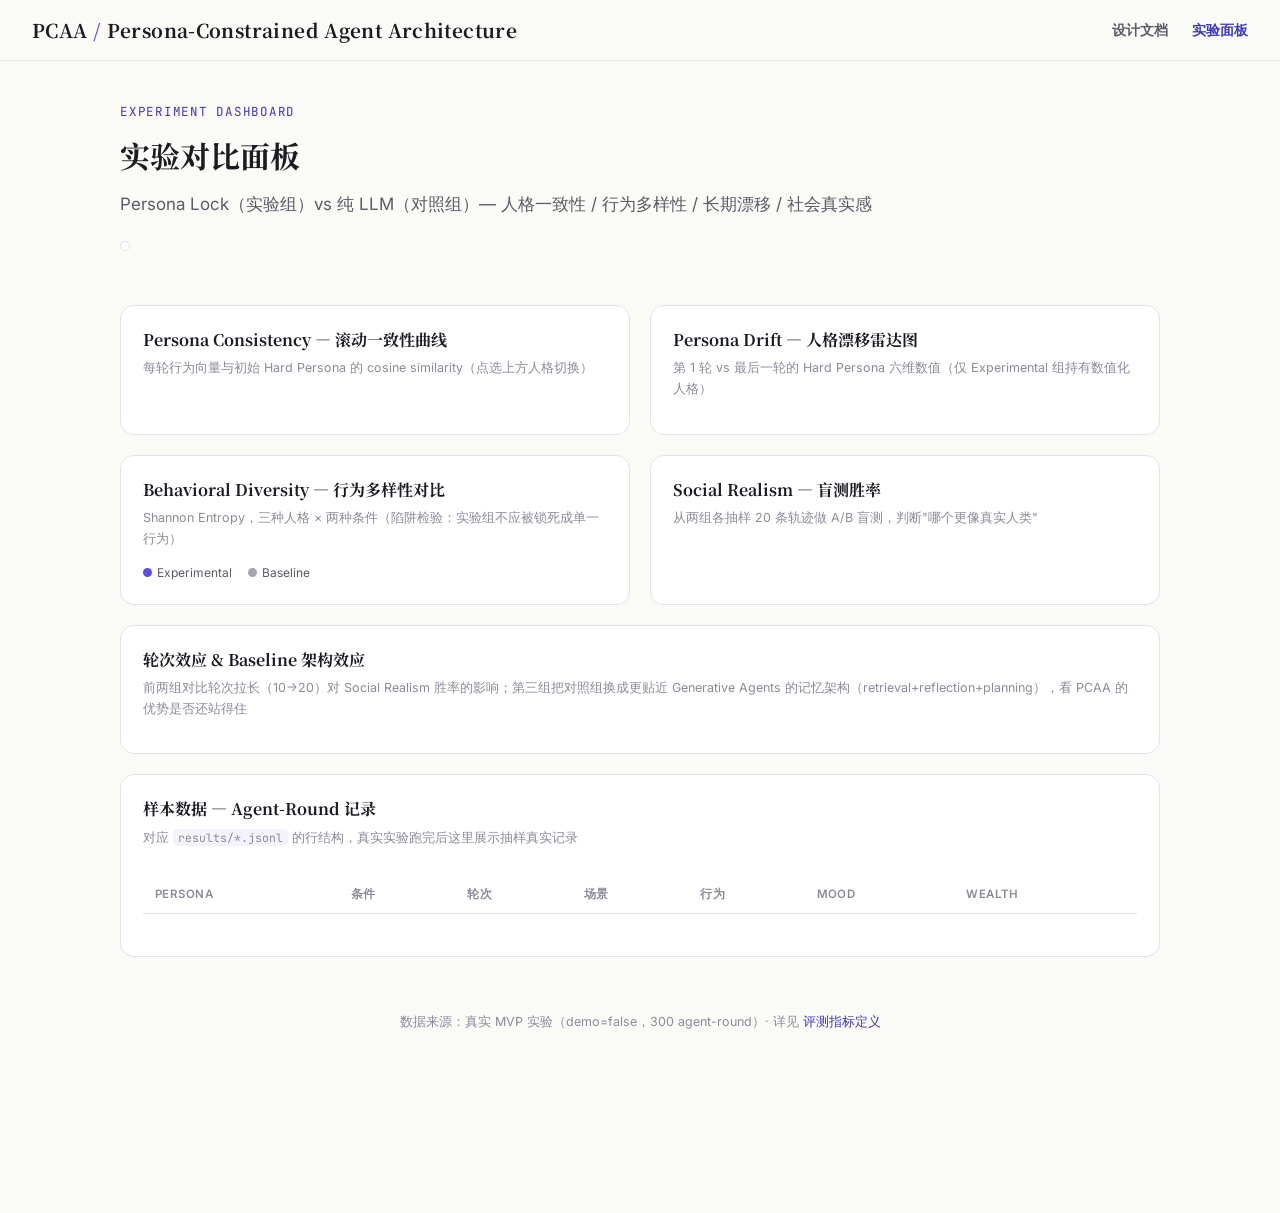
<file: docs/dashboard.html>
<!DOCTYPE html>
<html lang="zh-CN">
<head>
<meta charset="UTF-8">
<meta name="viewport" content="width=device-width, initial-scale=1.0">
<title>实验面板 — PCAA</title>
<link rel="preconnect" href="https://fonts.googleapis.com">
<link href="https://fonts.googleapis.com/css2?family=Noto+Serif+SC:wght@500;700&family=Inter:wght@400;500;600;700&family=JetBrains+Mono:wght@400;500&display=swap" rel="stylesheet">
<link rel="stylesheet" href="css/style.css">
</head>
<body>

<div class="topbar">
  <div class="brand">PCAA <span>/</span> Persona-Constrained Agent Architecture</div>
  <nav>
    <a href="index.html">设计文档</a>
    <a href="dashboard.html" class="active">实验面板</a>
  </nav>
</div>

<div class="page" style="grid-template-columns: 1fr;">
  <main style="max-width: 1040px; margin: 0 auto; width:100%;">

    <div class="hero" style="border-bottom:none; margin-bottom: 18px; padding-bottom: 0;">
      <div class="kicker">Experiment Dashboard</div>
      <h1 style="font-size:30px;">实验对比面板</h1>
      <div class="subtitle">Persona Lock（实验组）vs 纯 LLM（对照组）— 人格一致性 / 行为多样性 / 长期漂移 / 社会真实感</div>
    </div>

    <div class="dash-banner" id="dash-banner">
      <span class="dash-banner-icon">⚠️</span>
      <span class="dash-banner-text" id="dash-banner-text"></span>
    </div>

    <div class="dash-controls">
      <div class="chip-group" id="persona-chips"></div>
    </div>

    <div class="summary-row" id="summary-row"></div>

    <div class="panel-grid">
      <div class="panel">
        <h3>Persona Consistency — 滚动一致性曲线</h3>
        <div class="panel-sub">每轮行为向量与初始 Hard Persona 的 cosine similarity（点选上方人格切换）</div>
        <div id="chart-consistency"></div>
        <div class="legend" id="legend-consistency"></div>
      </div>

      <div class="panel">
        <h3>Persona Drift — 人格漂移雷达图</h3>
        <div class="panel-sub">第 1 轮 vs 最后一轮的 Hard Persona 六维数值（仅 Experimental 组持有数值化人格）</div>
        <div id="chart-radar"></div>
        <div class="legend" id="legend-radar"></div>
      </div>

      <div class="panel">
        <h3>Behavioral Diversity — 行为多样性对比</h3>
        <div class="panel-sub">Shannon Entropy，三种人格 × 两种条件（陷阱检验：实验组不应被锁死成单一行为）</div>
        <div id="chart-diversity"></div>
        <div class="legend">
          <span><span class="dot" style="background:#5B4FE5"></span>Experimental</span>
          <span><span class="dot" style="background:#A6A4B0"></span>Baseline</span>
        </div>
      </div>

      <div class="panel">
        <h3>Social Realism — 盲测胜率</h3>
        <div class="panel-sub">从两组各抽样 20 条轨迹做 A/B 盲测，判断"哪个更像真实人类"</div>
        <div id="chart-realism"></div>
        <div class="legend" id="legend-realism"></div>
      </div>

      <div class="panel wide">
        <h3>轮次效应 & Baseline 架构效应</h3>
        <div class="panel-sub">前两组对比轮次拉长（10→20）对 Social Realism 胜率的影响；第三组把对照组换成更贴近 Generative Agents 的记忆架构（retrieval+reflection+planning），看 PCAA 的优势是否还站得住</div>
        <div id="chart-rounds-comparison"></div>
        <div class="legend" id="legend-rounds-comparison"></div>
      </div>

      <div class="panel wide">
        <h3>样本数据 — Agent-Round 记录</h3>
        <div class="panel-sub">对应 <code>results/*.jsonl</code> 的行结构，真实实验跑完后这里展示抽样真实记录</div>
        <div class="data-table-wrap">
          <table>
            <thead>
              <tr><th>Persona</th><th>条件</th><th>轮次</th><th>场景</th><th>行为</th><th>Mood</th><th>Wealth</th></tr>
            </thead>
            <tbody id="sample-table-body"></tbody>
          </table>
        </div>
      </div>
    </div>

    <footer class="page-footer" id="page-footer"></footer>
  </main>
</div>

<script src="js/dashboard-data.js?v=4"></script>
<script src="js/dashboard.js?v=4"></script>
</body>
</html>
</file>
<file: docs/css/style.css>
:root {
  --bg: #FAFAF7;
  --bg-alt: #F1EEF7;
  --card: #FFFFFF;
  --ink: #1C1B22;
  --ink-soft: #5B5A66;
  --ink-faint: #8C8A99;
  --accent: #5B4FE5;
  --accent-deep: #4138B8;
  --accent-soft: #EEEBFC;
  --good: #1F8A70;
  --bad: #C24545;
  --line: #E4E1ED;
  --code-bg: #F4F2FB;
  --serif: "Noto Serif SC", "Source Serif Pro", Georgia, serif;
  --sans: "Inter", "PingFang SC", "Microsoft YaHei", sans-serif;
  --mono: "JetBrains Mono", "SFMono-Regular", Consolas, monospace;
  --maxw: 880px;
}

* { box-sizing: border-box; }
html { scroll-behavior: smooth; }
body {
  margin: 0;
  background: var(--bg);
  color: var(--ink);
  font-family: var(--sans);
  line-height: 1.7;
  font-size: 16px;
}

a { color: var(--accent-deep); text-decoration: none; }
a:hover { text-decoration: underline; }

/* ---- Top bar ---- */
.topbar {
  position: sticky;
  top: 0;
  z-index: 50;
  display: flex;
  align-items: center;
  justify-content: space-between;
  padding: 14px 32px;
  background: rgba(250,250,247,0.92);
  backdrop-filter: blur(8px);
  border-bottom: 1px solid var(--line);
}
.topbar .brand {
  font-family: var(--serif);
  font-weight: 700;
  font-size: 19px;
  letter-spacing: 0.02em;
  color: var(--ink);
}
.topbar .brand span { color: var(--accent); }
.topbar nav { display: flex; gap: 24px; align-items: center; flex-shrink: 0; }
.topbar nav a {
  font-size: 14px;
  color: var(--ink-soft);
  font-weight: 600;
  white-space: nowrap;
}
.topbar nav a.active, .topbar nav a:hover { color: var(--accent-deep); }
.topbar nav a.cta {
  background: var(--accent);
  color: #fff;
  padding: 7px 16px;
  border-radius: 999px;
}
.topbar nav a.cta:hover { background: var(--accent-deep); text-decoration: none; }

/* ---- Layout ---- */
.page {
  display: grid;
  grid-template-columns: 220px minmax(0, var(--maxw));
  gap: 48px;
  max-width: 1180px;
  margin: 0 auto;
  padding: 40px 32px 120px;
}
.toc {
  position: sticky;
  top: 80px;
  align-self: start;
  font-size: 13.5px;
}
.toc-title { color: var(--ink-faint); text-transform: uppercase; letter-spacing: 0.08em; font-size: 11px; margin-bottom: 10px; }
.toc ol { list-style: none; margin: 0; padding: 0; border-left: 2px solid var(--line); }
.toc li { margin: 0; }
.toc a {
  display: block;
  padding: 6px 14px;
  color: var(--ink-soft);
  border-left: 2px solid transparent;
  margin-left: -2px;
}
.toc a.active {
  color: var(--accent-deep);
  border-left: 2px solid var(--accent);
  font-weight: 600;
  background: var(--accent-soft);
}

main { min-width: 0; }

/* ---- Hero ---- */
.hero { padding-bottom: 36px; border-bottom: 1px solid var(--line); margin-bottom: 40px; }
.hero .kicker {
  font-family: var(--mono);
  font-size: 12.5px;
  color: var(--accent-deep);
  letter-spacing: 0.06em;
  text-transform: uppercase;
  margin-bottom: 14px;
}
.hero h1 {
  font-family: var(--serif);
  font-size: 38px;
  line-height: 1.25;
  margin: 0 0 16px;
}
.hero .subtitle { font-size: 17px; color: var(--ink-soft); margin-bottom: 22px; }
.hero .meta { display: flex; gap: 18px; flex-wrap: wrap; font-size: 13px; color: var(--ink-faint); }
.hero .meta b { color: var(--ink-soft); }

.status-pill {
  display: inline-flex;
  align-items: center;
  gap: 6px;
  font-size: 12px;
  font-weight: 600;
  padding: 4px 10px;
  border-radius: 999px;
  background: #FFF4E5;
  color: #9A6700;
  border: 1px solid #F2DBA6;
}
.status-pill.dot::before { content: "●"; font-size: 9px; }

/* ---- Sections ---- */
section.block { margin-bottom: 56px; scroll-margin-top: 90px; }
section.block h2 {
  font-family: var(--serif);
  font-size: 25px;
  margin: 0 0 6px;
  display: flex;
  align-items: baseline;
  gap: 10px;
}
section.block h2 .num { color: var(--accent); font-family: var(--mono); font-size: 16px; }
section.block .lede { color: var(--ink-soft); font-size: 14.5px; margin-bottom: 22px; }
section.block h3 { font-size: 17px; margin: 28px 0 10px; font-family: var(--serif); }
p { margin: 0 0 14px; color: var(--ink); }
ul, ol { padding-left: 22px; margin: 0 0 14px; }
li { margin-bottom: 6px; }

.callout {
  border-left: 3px solid var(--accent);
  background: var(--accent-soft);
  padding: 14px 18px;
  border-radius: 6px;
  font-size: 14.5px;
  margin: 18px 0;
}
.callout.quote { font-family: var(--serif); font-style: italic; font-size: 15.5px; line-height: 1.6; }
.callout b { color: var(--accent-deep); }

/* ---- Code / formula blocks ---- */
pre {
  background: var(--code-bg);
  border: 1px solid var(--line);
  border-radius: 8px;
  padding: 16px 18px;
  overflow-x: auto;
  font-family: var(--mono);
  font-size: 13px;
  line-height: 1.6;
  margin: 14px 0 18px;
}
code { font-family: var(--mono); font-size: 0.92em; background: var(--code-bg); padding: 1px 5px; border-radius: 4px; }
pre code { background: none; padding: 0; }

/* ---- Tables ---- */
table { width: 100%; border-collapse: collapse; margin: 14px 0 22px; font-size: 13.8px; }
th, td { text-align: left; padding: 9px 12px; border-bottom: 1px solid var(--line); vertical-align: top; }
th { color: var(--ink-faint); font-weight: 600; text-transform: uppercase; font-size: 11.5px; letter-spacing: 0.04em; }
tr:hover td { background: var(--accent-soft); }

/* ---- Cards grid (personas / scenarios) ---- */
.card-grid { display: grid; grid-template-columns: repeat(auto-fit, minmax(220px, 1fr)); gap: 14px; margin: 16px 0 24px; }
.card {
  background: var(--card);
  border: 1px solid var(--line);
  border-radius: 10px;
  padding: 16px;
}
.card h4 { margin: 0 0 6px; font-size: 14.5px; }
.card p { font-size: 13px; color: var(--ink-soft); margin: 0; }
.card .traits { display: flex; flex-wrap: wrap; gap: 5px; margin-top: 10px; }
.tag {
  font-size: 11px;
  font-family: var(--mono);
  background: var(--accent-soft);
  color: var(--accent-deep);
  padding: 2px 7px;
  border-radius: 5px;
}

/* ---- Checklist (roadmap) ---- */
.checklist { list-style: none; padding: 0; }
.checklist li {
  display: flex;
  gap: 10px;
  align-items: flex-start;
  padding: 8px 0;
  border-bottom: 1px dashed var(--line);
  font-size: 14.5px;
}
.checklist .box {
  width: 16px; height: 16px;
  border-radius: 4px;
  border: 1.5px solid var(--ink-faint);
  flex-shrink: 0;
  margin-top: 2px;
}
.checklist li.done .box { background: var(--good); border-color: var(--good); }
.checklist li.done .box::after { content: "✓"; color: #fff; font-size: 11px; display: block; text-align: center; line-height: 15px; }
.checklist li.done span { color: var(--ink-faint); text-decoration: line-through; }

footer.page-footer {
  text-align: center;
  color: var(--ink-faint);
  font-size: 12.5px;
  padding: 30px 0 60px;
}

/* =========================================================
   Dashboard
   ========================================================= */
.dash-banner {
  display: flex;
  align-items: flex-start;
  gap: 10px;
  background: #FFF4E5;
  border: 1px solid #F2DBA6;
  color: #8A5A00;
  font-size: 13.5px;
  padding: 10px 16px;
  border-radius: 8px;
  margin-bottom: 28px;
}
.dash-banner-icon { flex-shrink: 0; }
.dash-banner-text { flex: 1 1 auto; min-width: 0; }

.dash-controls {
  display: flex;
  gap: 10px;
  flex-wrap: wrap;
  margin-bottom: 24px;
}
.chip-group { display: flex; gap: 6px; background: var(--card); border: 1px solid var(--line); padding: 4px; border-radius: 999px; }
.chip {
  border: none;
  background: transparent;
  font-family: var(--sans);
  font-size: 13px;
  font-weight: 600;
  padding: 7px 14px;
  border-radius: 999px;
  color: var(--ink-soft);
  cursor: pointer;
}
.chip.active { background: var(--accent); color: #fff; }

.summary-row { display: grid; grid-template-columns: repeat(auto-fit, minmax(180px, 1fr)); gap: 14px; margin-bottom: 30px; }
.summary-card {
  background: var(--card);
  border: 1px solid var(--line);
  border-radius: 12px;
  padding: 16px 18px;
}
.summary-card .label { font-size: 12px; color: var(--ink-faint); text-transform: uppercase; letter-spacing: 0.04em; margin-bottom: 8px; }
.summary-card .value { font-family: var(--serif); font-size: 26px; }
.summary-card .value small { font-size: 14px; color: var(--ink-faint); font-family: var(--sans); }
.summary-card .delta { font-size: 12.5px; margin-top: 6px; font-weight: 600; }
.summary-card .delta.up { color: var(--good); }
.summary-card .delta.down { color: var(--bad); }

.panel-grid { display: grid; grid-template-columns: 1fr 1fr; gap: 20px; margin-bottom: 24px; }
@media (max-width: 900px) { .panel-grid { grid-template-columns: 1fr; } }
.panel {
  background: var(--card);
  border: 1px solid var(--line);
  border-radius: 14px;
  padding: 20px 22px;
}
.panel.wide { grid-column: 1 / -1; }
.panel h3 { font-family: var(--serif); font-size: 16px; margin: 0 0 4px; }
.panel .panel-sub { font-size: 12.5px; color: var(--ink-faint); margin-bottom: 14px; }
.legend { display: flex; gap: 16px; font-size: 12px; color: var(--ink-soft); margin-top: 10px; flex-wrap: wrap; }
.legend .dot { display: inline-block; width: 9px; height: 9px; border-radius: 50%; margin-right: 5px; }

.data-table-wrap { overflow-x: auto; }
.data-table-wrap table { font-size: 12.8px; }
.data-table-wrap td.action { font-family: var(--mono); font-size: 12px; }
.badge { font-size: 11px; padding: 2px 8px; border-radius: 999px; font-weight: 600; }
.badge.exp { background: var(--accent-soft); color: var(--accent-deep); }
.badge.base { background: #F1F1EC; color: var(--ink-soft); }

@media (max-width: 920px) {
  .page { grid-template-columns: 1fr; }
  .toc { display: none; }
}
</file>
